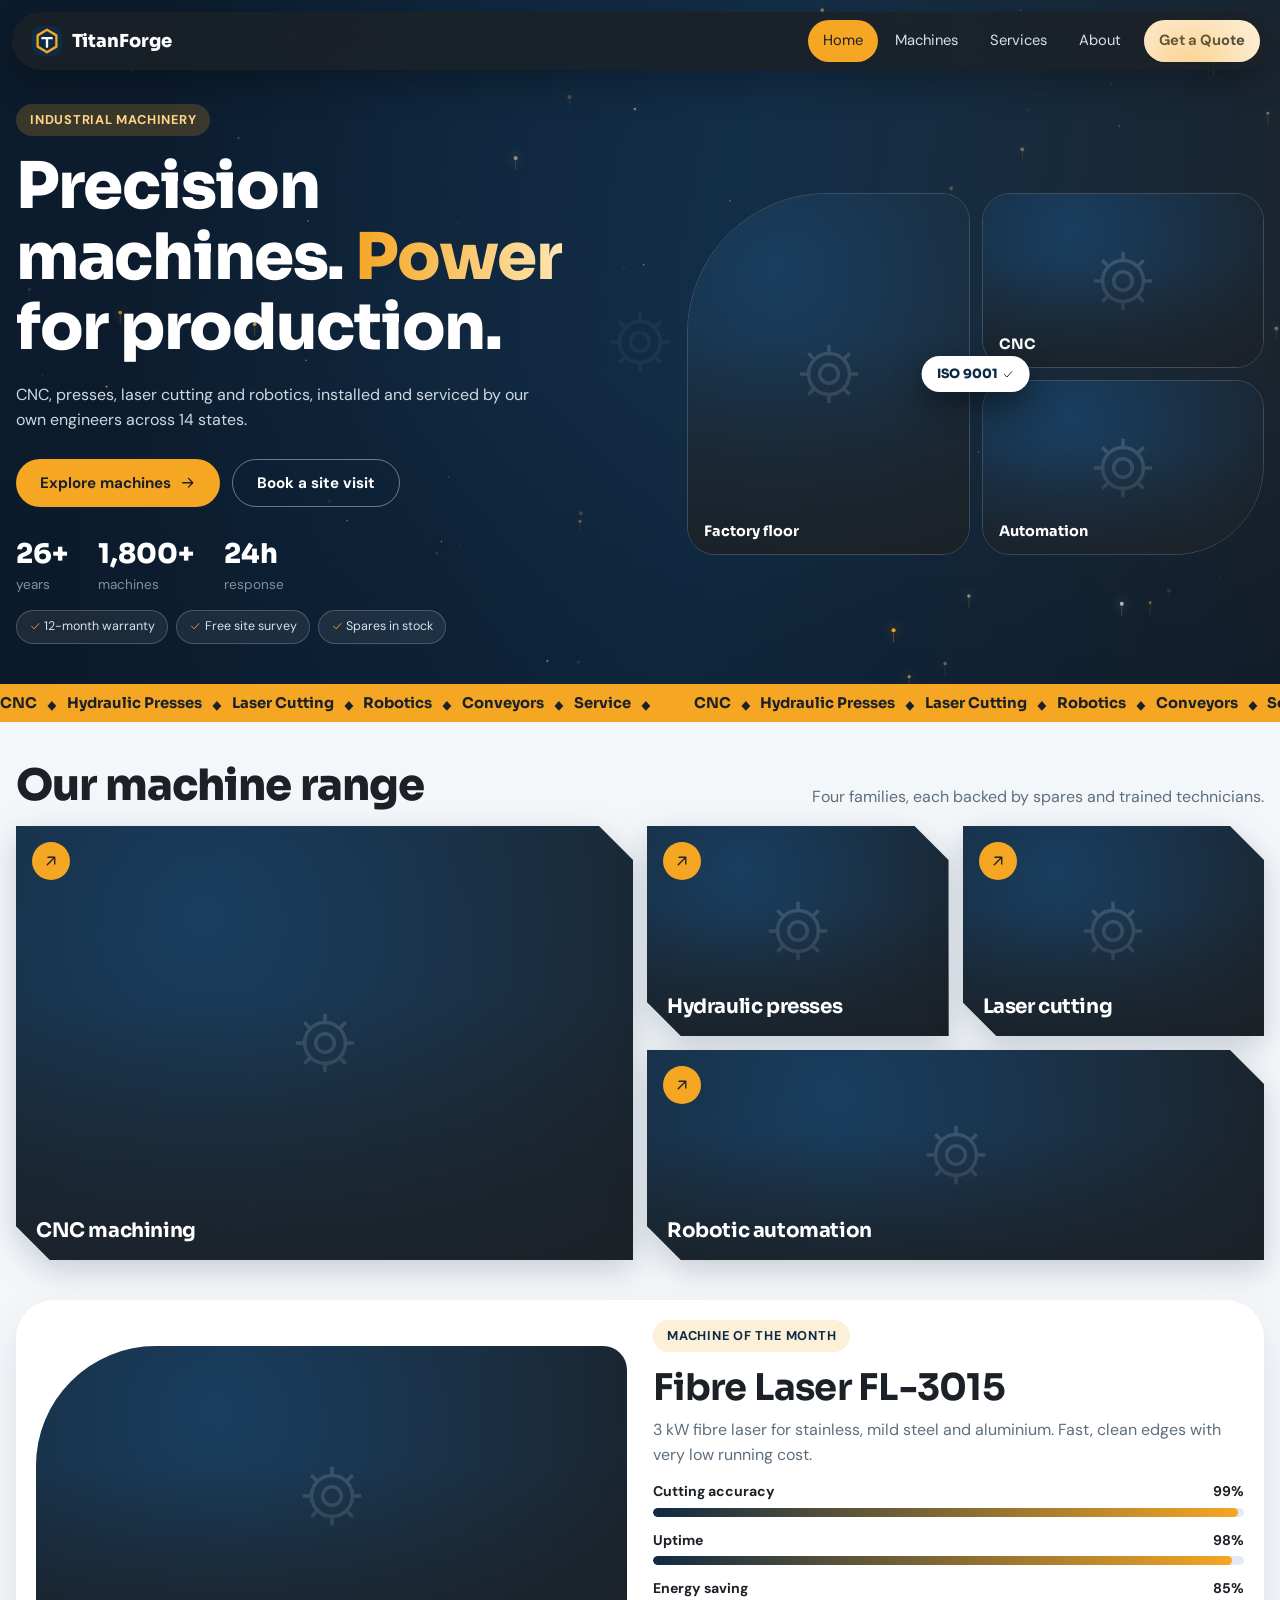
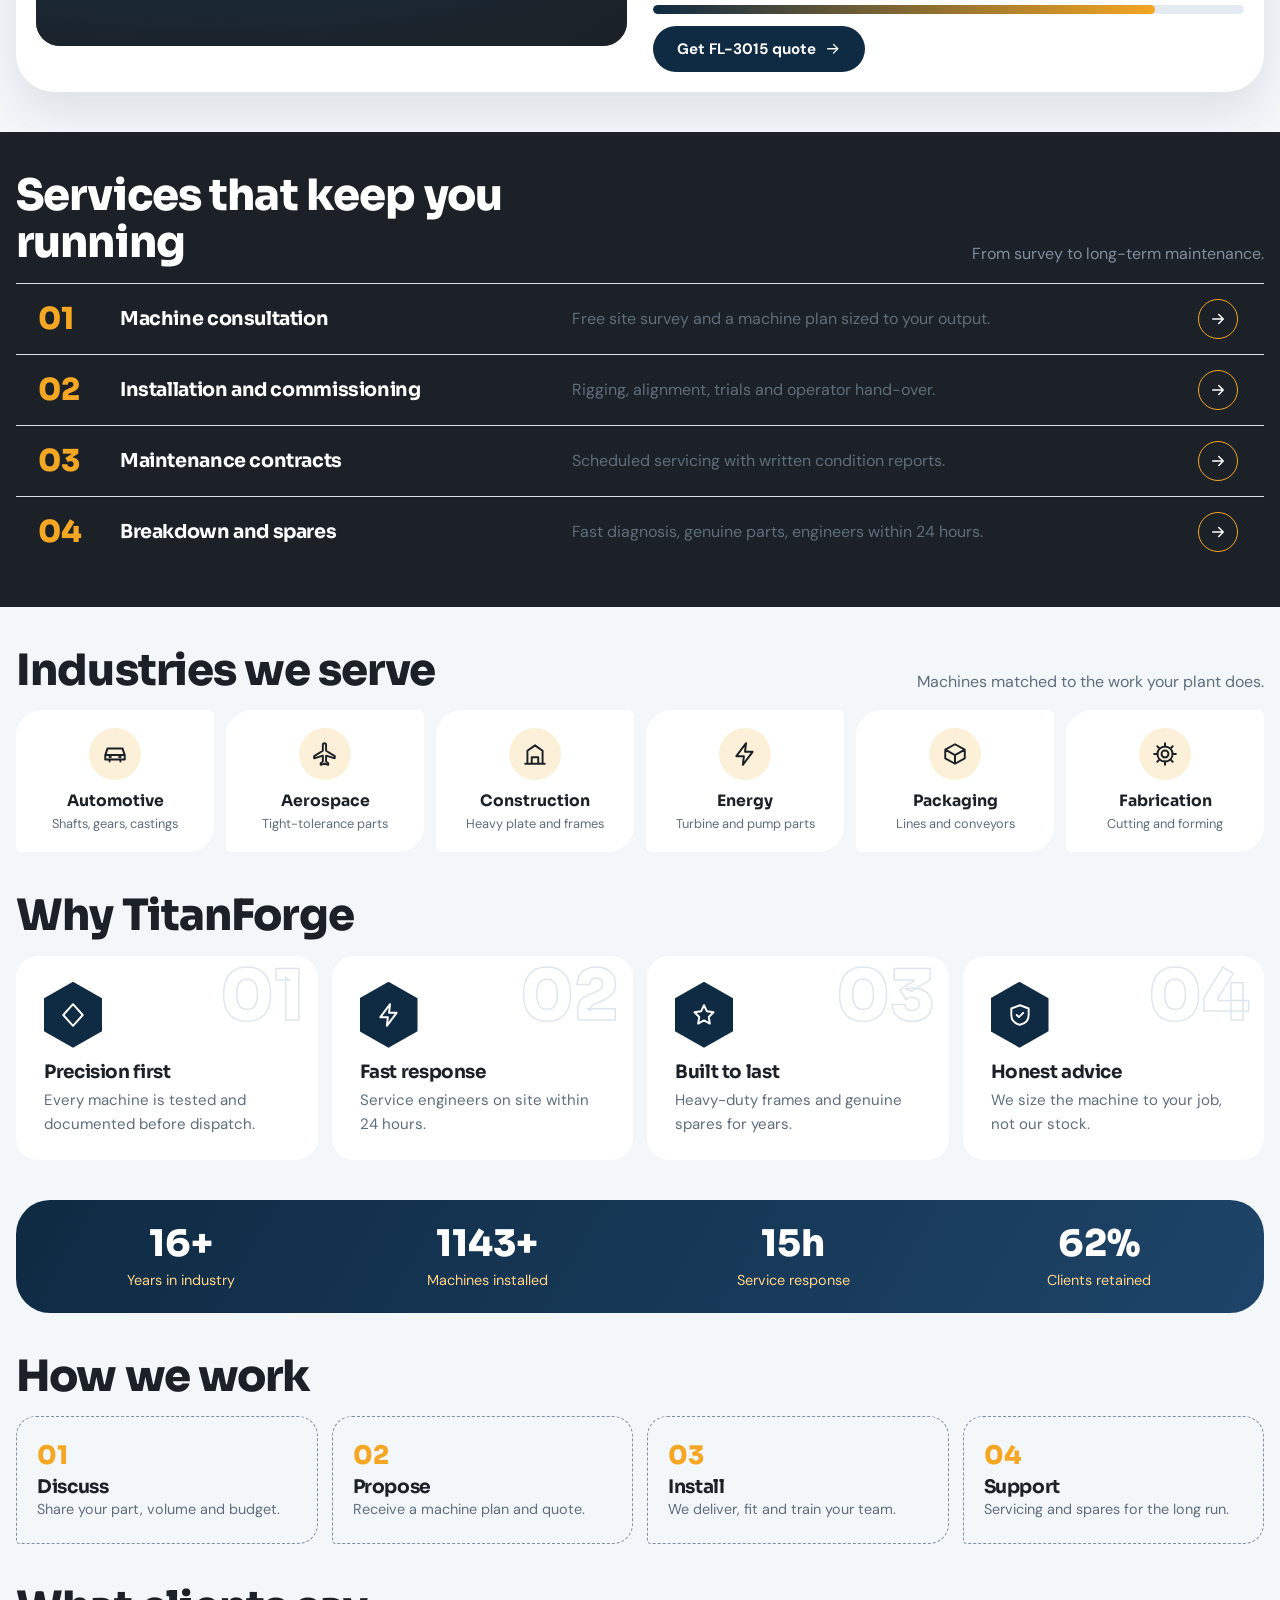
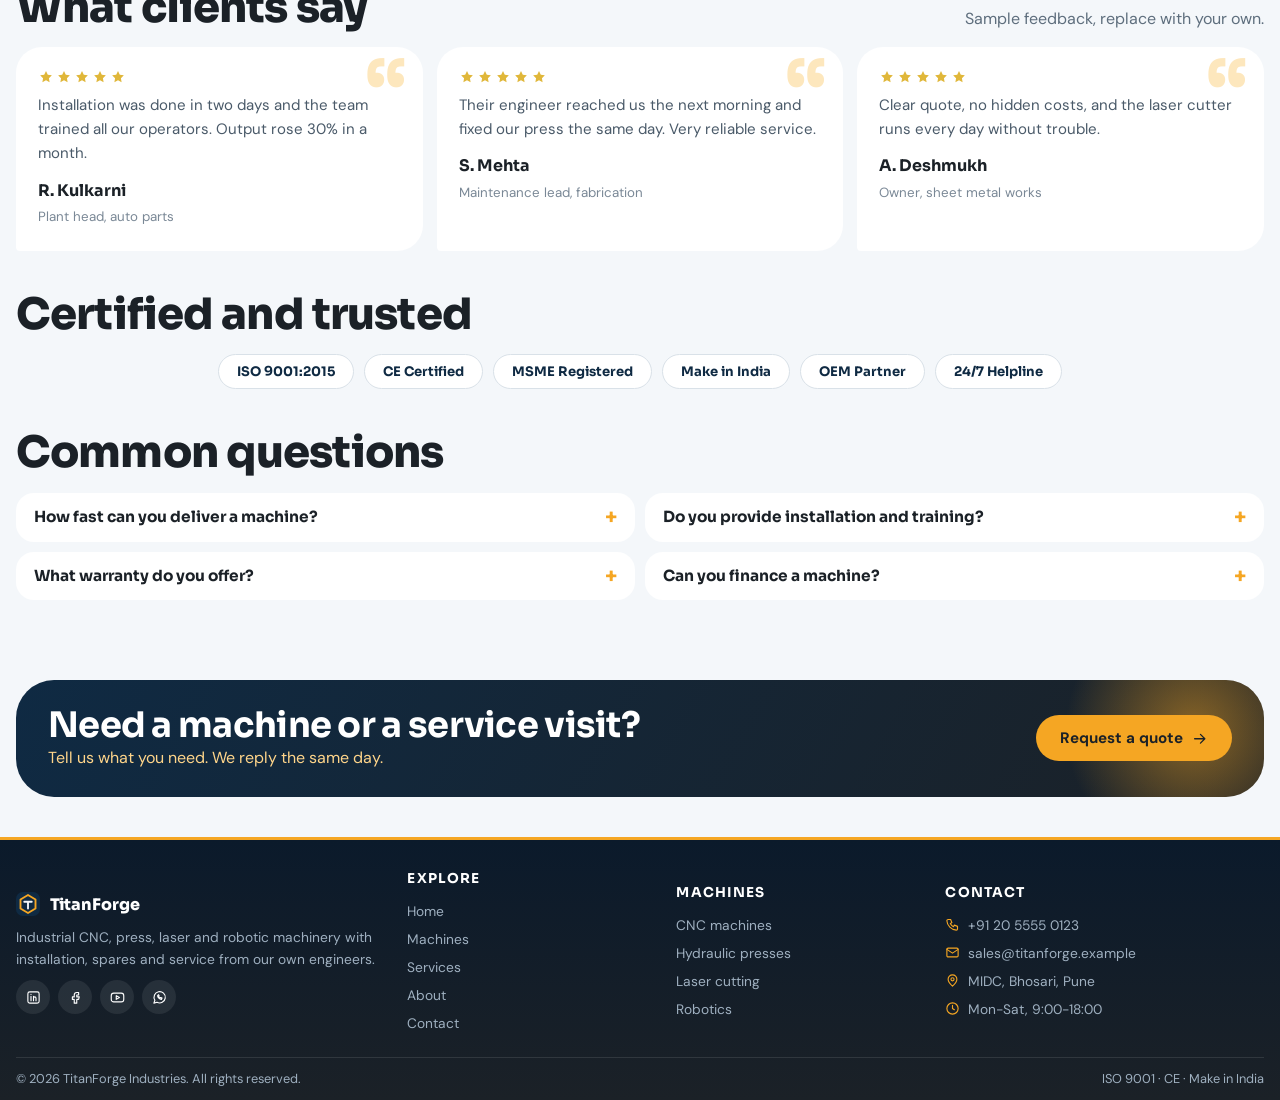
<file: index.html>
<!DOCTYPE html>
<html lang="en">

<head>
    <meta charset="utf-8">
    <meta name="viewport" content="width=device-width,initial-scale=1,viewport-fit=cover">
    <title>Home | TitanForge Industries</title>
    <meta name="description"
        content="Industrial CNC, press, laser and robotics machinery with installation and service.">
    <link rel="icon" type="image/svg+xml" href="assets/favicon.svg">
    <link rel="preconnect" href="https://fonts.googleapis.com">
    <link
        href="https://fonts.googleapis.com/css2?family=DM+Sans:wght@400;500;700&family=Sora:wght@600;700;800&display=swap"
        rel="stylesheet">
    <link rel="stylesheet" href="assets/style.css">
</head>

<body>
    <header class="top">
        <div class="nav"><a class="logo" href="index.html"><img src="assets/favicon.svg" alt="">TitanForge</a><button
                class="tg" aria-label="Open menu" aria-expanded="false"><svg class="i" viewBox="0 0 24 24"
                    aria-hidden="true">
                    <path d="M4 7h16M4 12h16M4 17h16" />
                </svg></button>
            <nav class="links"><a href="index.html">Home</a><a href="machines.html">Machines</a><a
                    href="services.html">Services</a><a href="about.html">About</a><a class="cta"
                    href="contact.html">Get a Quote</a></nav>
        </div>
    </header>
    <section class="hero">
        <div class="hbg">
            <div class="ph cyc"><img
                    src="https://images.unsplash.com/photo-1567789884554-0b844b597180?auto=format&fit=crop&w=1600&q=75"
                    alt="" loading="lazy" onerror="this.remove()"><img
                    src="https://images.unsplash.com/photo-1581092334651-ddf26d9a09d0?auto=format&fit=crop&w=1600&q=75"
                    alt="" loading="lazy" onerror="this.remove()"><img
                    src="https://images.unsplash.com/photo-1581092160562-40aa08e78837?auto=format&fit=crop&w=1600&q=75"
                    alt="" loading="lazy" onerror="this.remove()"><img
                    src="https://images.unsplash.com/photo-1565514020179-026b92b84bb6?auto=format&fit=crop&w=1600&q=75"
                    alt="" loading="lazy" onerror="this.remove()"><img
                    src="https://images.unsplash.com/photo-1530124566582-a618bc2615dc?auto=format&fit=crop&w=1600&q=75"
                    alt="" loading="lazy" onerror="this.remove()"></div>
        </div><canvas id="sp"></canvas>
        <div class="w">
            <div><span class="pill">Industrial machinery</span>
                <h1>Precision machines. <em>Power</em> for production.</h1>
                <p>CNC, presses, laser cutting and robotics, installed and serviced by our own engineers across 14
                    states.</p>
                <div class="row"><a class="btn" href="machines.html">Explore machines <svg class="i" viewBox="0 0 24 24"
                            aria-hidden="true">
                            <path d="M5 12h14M13 6l6 6-6 6" />
                        </svg></a><a class="btn o" href="contact.html">Book a site visit</a></div>
                <div class="hs">
                    <div><b>26+</b><span>years</span></div>
                    <div><b>1,800+</b><span>machines</span></div>
                    <div><b>24h</b><span>response</span></div>
                </div>
                <div class="chipr"><span><svg class="i" viewBox="0 0 24 24" aria-hidden="true">
                            <path d="M5 12l5 5 9-10" />
                        </svg> 12-month warranty</span><span><svg class="i" viewBox="0 0 24 24" aria-hidden="true">
                            <path d="M5 12l5 5 9-10" />
                        </svg> Free site survey</span><span><svg class="i" viewBox="0 0 24 24" aria-hidden="true">
                            <path d="M5 12l5 5 9-10" />
                        </svg> Spares in stock</span></div>
            </div>
            <div class="mos">
                <div class="tile t1">
                    <div class="ph cyc"><img
                            src="https://images.unsplash.com/photo-1581092334651-ddf26d9a09d0?auto=format&fit=crop&w=900&q=75"
                            alt="" loading="lazy" onerror="this.remove()"><img
                            src="https://images.unsplash.com/photo-1567789884554-0b844b597180?auto=format&fit=crop&w=900&q=75"
                            alt="" loading="lazy" onerror="this.remove()"><img
                            src="https://images.unsplash.com/photo-1565514020179-026b92b84bb6?auto=format&fit=crop&w=900&q=75"
                            alt="" loading="lazy" onerror="this.remove()"></div><span>Factory floor</span>
                </div>
                <div class="tile t2">
                    <div class="ph cyc"><img
                            src="https://images.unsplash.com/photo-1581092160562-40aa08e78837?auto=format&fit=crop&w=600&q=75"
                            alt="" loading="lazy" onerror="this.remove()"><img
                            src="https://images.unsplash.com/photo-1581092918056-0c4c3acd3789?auto=format&fit=crop&w=600&q=75"
                            alt="" loading="lazy" onerror="this.remove()"></div><span>CNC</span>
                </div>
                <div class="tile t3">
                    <div class="ph cyc"><img
                            src="https://images.unsplash.com/photo-1530124566582-a618bc2615dc?auto=format&fit=crop&w=600&q=75"
                            alt="" loading="lazy" onerror="this.remove()"><img
                            src="https://images.unsplash.com/photo-1518770660439-4636190af475?auto=format&fit=crop&w=600&q=75"
                            alt="" loading="lazy" onerror="this.remove()"><img
                            src="https://images.unsplash.com/photo-1565043589221-1a6fd9ae45c7?auto=format&fit=crop&w=600&q=75"
                            alt="" loading="lazy" onerror="this.remove()"></div><span>Automation</span>
                </div>
                <div class="badge">ISO 9001 <svg class="i" viewBox="0 0 24 24" aria-hidden="true">
                        <path d="M5 12l5 5 9-10" />
                    </svg></div>
            </div>
        </div>
    </section>
    <div class="mq">
        <div><span>CNC <svg class="i dot" viewBox="0 0 24 24" aria-hidden="true">
                    <path d="M12 2l9 10-9 10L3 12z" />
                </svg> Hydraulic Presses <svg class="i dot" viewBox="0 0 24 24" aria-hidden="true">
                    <path d="M12 2l9 10-9 10L3 12z" />
                </svg> Laser Cutting <svg class="i dot" viewBox="0 0 24 24" aria-hidden="true">
                    <path d="M12 2l9 10-9 10L3 12z" />
                </svg> Robotics <svg class="i dot" viewBox="0 0 24 24" aria-hidden="true">
                    <path d="M12 2l9 10-9 10L3 12z" />
                </svg> Conveyors <svg class="i dot" viewBox="0 0 24 24" aria-hidden="true">
                    <path d="M12 2l9 10-9 10L3 12z" />
                </svg> Service <svg class="i dot" viewBox="0 0 24 24" aria-hidden="true">
                    <path d="M12 2l9 10-9 10L3 12z" />
                </svg> </span><span>CNC <svg class="i dot" viewBox="0 0 24 24" aria-hidden="true">
                    <path d="M12 2l9 10-9 10L3 12z" />
                </svg> Hydraulic Presses <svg class="i dot" viewBox="0 0 24 24" aria-hidden="true">
                    <path d="M12 2l9 10-9 10L3 12z" />
                </svg> Laser Cutting <svg class="i dot" viewBox="0 0 24 24" aria-hidden="true">
                    <path d="M12 2l9 10-9 10L3 12z" />
                </svg> Robotics <svg class="i dot" viewBox="0 0 24 24" aria-hidden="true">
                    <path d="M12 2l9 10-9 10L3 12z" />
                </svg> Conveyors <svg class="i dot" viewBox="0 0 24 24" aria-hidden="true">
                    <path d="M12 2l9 10-9 10L3 12z" />
                </svg> Service <svg class="i dot" viewBox="0 0 24 24" aria-hidden="true">
                    <path d="M12 2l9 10-9 10L3 12z" />
                </svg> </span><span>CNC <svg class="i dot" viewBox="0 0 24 24" aria-hidden="true">
                    <path d="M12 2l9 10-9 10L3 12z" />
                </svg> Hydraulic Presses <svg class="i dot" viewBox="0 0 24 24" aria-hidden="true">
                    <path d="M12 2l9 10-9 10L3 12z" />
                </svg> Laser Cutting <svg class="i dot" viewBox="0 0 24 24" aria-hidden="true">
                    <path d="M12 2l9 10-9 10L3 12z" />
                </svg> Robotics <svg class="i dot" viewBox="0 0 24 24" aria-hidden="true">
                    <path d="M12 2l9 10-9 10L3 12z" />
                </svg> Conveyors <svg class="i dot" viewBox="0 0 24 24" aria-hidden="true">
                    <path d="M12 2l9 10-9 10L3 12z" />
                </svg> Service <svg class="i dot" viewBox="0 0 24 24" aria-hidden="true">
                    <path d="M12 2l9 10-9 10L3 12z" />
                </svg> </span><span>CNC <svg class="i dot" viewBox="0 0 24 24" aria-hidden="true">
                    <path d="M12 2l9 10-9 10L3 12z" />
                </svg> Hydraulic Presses <svg class="i dot" viewBox="0 0 24 24" aria-hidden="true">
                    <path d="M12 2l9 10-9 10L3 12z" />
                </svg> Laser Cutting <svg class="i dot" viewBox="0 0 24 24" aria-hidden="true">
                    <path d="M12 2l9 10-9 10L3 12z" />
                </svg> Robotics <svg class="i dot" viewBox="0 0 24 24" aria-hidden="true">
                    <path d="M12 2l9 10-9 10L3 12z" />
                </svg> Conveyors <svg class="i dot" viewBox="0 0 24 24" aria-hidden="true">
                    <path d="M12 2l9 10-9 10L3 12z" />
                </svg> Service <svg class="i dot" viewBox="0 0 24 24" aria-hidden="true">
                    <path d="M12 2l9 10-9 10L3 12z" />
                </svg> </span><span>CNC <svg class="i dot" viewBox="0 0 24 24" aria-hidden="true">
                    <path d="M12 2l9 10-9 10L3 12z" />
                </svg> Hydraulic Presses <svg class="i dot" viewBox="0 0 24 24" aria-hidden="true">
                    <path d="M12 2l9 10-9 10L3 12z" />
                </svg> Laser Cutting <svg class="i dot" viewBox="0 0 24 24" aria-hidden="true">
                    <path d="M12 2l9 10-9 10L3 12z" />
                </svg> Robotics <svg class="i dot" viewBox="0 0 24 24" aria-hidden="true">
                    <path d="M12 2l9 10-9 10L3 12z" />
                </svg> Conveyors <svg class="i dot" viewBox="0 0 24 24" aria-hidden="true">
                    <path d="M12 2l9 10-9 10L3 12z" />
                </svg> Service <svg class="i dot" viewBox="0 0 24 24" aria-hidden="true">
                    <path d="M12 2l9 10-9 10L3 12z" />
                </svg> </span><span>CNC <svg class="i dot" viewBox="0 0 24 24" aria-hidden="true">
                    <path d="M12 2l9 10-9 10L3 12z" />
                </svg> Hydraulic Presses <svg class="i dot" viewBox="0 0 24 24" aria-hidden="true">
                    <path d="M12 2l9 10-9 10L3 12z" />
                </svg> Laser Cutting <svg class="i dot" viewBox="0 0 24 24" aria-hidden="true">
                    <path d="M12 2l9 10-9 10L3 12z" />
                </svg> Robotics <svg class="i dot" viewBox="0 0 24 24" aria-hidden="true">
                    <path d="M12 2l9 10-9 10L3 12z" />
                </svg> Conveyors <svg class="i dot" viewBox="0 0 24 24" aria-hidden="true">
                    <path d="M12 2l9 10-9 10L3 12z" />
                </svg> Service <svg class="i dot" viewBox="0 0 24 24" aria-hidden="true">
                    <path d="M12 2l9 10-9 10L3 12z" />
                </svg> </span><span>CNC <svg class="i dot" viewBox="0 0 24 24" aria-hidden="true">
                    <path d="M12 2l9 10-9 10L3 12z" />
                </svg> Hydraulic Presses <svg class="i dot" viewBox="0 0 24 24" aria-hidden="true">
                    <path d="M12 2l9 10-9 10L3 12z" />
                </svg> Laser Cutting <svg class="i dot" viewBox="0 0 24 24" aria-hidden="true">
                    <path d="M12 2l9 10-9 10L3 12z" />
                </svg> Robotics <svg class="i dot" viewBox="0 0 24 24" aria-hidden="true">
                    <path d="M12 2l9 10-9 10L3 12z" />
                </svg> Conveyors <svg class="i dot" viewBox="0 0 24 24" aria-hidden="true">
                    <path d="M12 2l9 10-9 10L3 12z" />
                </svg> Service <svg class="i dot" viewBox="0 0 24 24" aria-hidden="true">
                    <path d="M12 2l9 10-9 10L3 12z" />
                </svg> </span><span>CNC <svg class="i dot" viewBox="0 0 24 24" aria-hidden="true">
                    <path d="M12 2l9 10-9 10L3 12z" />
                </svg> Hydraulic Presses <svg class="i dot" viewBox="0 0 24 24" aria-hidden="true">
                    <path d="M12 2l9 10-9 10L3 12z" />
                </svg> Laser Cutting <svg class="i dot" viewBox="0 0 24 24" aria-hidden="true">
                    <path d="M12 2l9 10-9 10L3 12z" />
                </svg> Robotics <svg class="i dot" viewBox="0 0 24 24" aria-hidden="true">
                    <path d="M12 2l9 10-9 10L3 12z" />
                </svg> Conveyors <svg class="i dot" viewBox="0 0 24 24" aria-hidden="true">
                    <path d="M12 2l9 10-9 10L3 12z" />
                </svg> Service <svg class="i dot" viewBox="0 0 24 24" aria-hidden="true">
                    <path d="M12 2l9 10-9 10L3 12z" />
                </svg> </span><span>CNC <svg class="i dot" viewBox="0 0 24 24" aria-hidden="true">
                    <path d="M12 2l9 10-9 10L3 12z" />
                </svg> Hydraulic Presses <svg class="i dot" viewBox="0 0 24 24" aria-hidden="true">
                    <path d="M12 2l9 10-9 10L3 12z" />
                </svg> Laser Cutting <svg class="i dot" viewBox="0 0 24 24" aria-hidden="true">
                    <path d="M12 2l9 10-9 10L3 12z" />
                </svg> Robotics <svg class="i dot" viewBox="0 0 24 24" aria-hidden="true">
                    <path d="M12 2l9 10-9 10L3 12z" />
                </svg> Conveyors <svg class="i dot" viewBox="0 0 24 24" aria-hidden="true">
                    <path d="M12 2l9 10-9 10L3 12z" />
                </svg> Service <svg class="i dot" viewBox="0 0 24 24" aria-hidden="true">
                    <path d="M12 2l9 10-9 10L3 12z" />
                </svg> </span><span>CNC <svg class="i dot" viewBox="0 0 24 24" aria-hidden="true">
                    <path d="M12 2l9 10-9 10L3 12z" />
                </svg> Hydraulic Presses <svg class="i dot" viewBox="0 0 24 24" aria-hidden="true">
                    <path d="M12 2l9 10-9 10L3 12z" />
                </svg> Laser Cutting <svg class="i dot" viewBox="0 0 24 24" aria-hidden="true">
                    <path d="M12 2l9 10-9 10L3 12z" />
                </svg> Robotics <svg class="i dot" viewBox="0 0 24 24" aria-hidden="true">
                    <path d="M12 2l9 10-9 10L3 12z" />
                </svg> Conveyors <svg class="i dot" viewBox="0 0 24 24" aria-hidden="true">
                    <path d="M12 2l9 10-9 10L3 12z" />
                </svg> Service <svg class="i dot" viewBox="0 0 24 24" aria-hidden="true">
                    <path d="M12 2l9 10-9 10L3 12z" />
                </svg> </span><span>CNC <svg class="i dot" viewBox="0 0 24 24" aria-hidden="true">
                    <path d="M12 2l9 10-9 10L3 12z" />
                </svg> Hydraulic Presses <svg class="i dot" viewBox="0 0 24 24" aria-hidden="true">
                    <path d="M12 2l9 10-9 10L3 12z" />
                </svg> Laser Cutting <svg class="i dot" viewBox="0 0 24 24" aria-hidden="true">
                    <path d="M12 2l9 10-9 10L3 12z" />
                </svg> Robotics <svg class="i dot" viewBox="0 0 24 24" aria-hidden="true">
                    <path d="M12 2l9 10-9 10L3 12z" />
                </svg> Conveyors <svg class="i dot" viewBox="0 0 24 24" aria-hidden="true">
                    <path d="M12 2l9 10-9 10L3 12z" />
                </svg> Service <svg class="i dot" viewBox="0 0 24 24" aria-hidden="true">
                    <path d="M12 2l9 10-9 10L3 12z" />
                </svg> </span><span>CNC <svg class="i dot" viewBox="0 0 24 24" aria-hidden="true">
                    <path d="M12 2l9 10-9 10L3 12z" />
                </svg> Hydraulic Presses <svg class="i dot" viewBox="0 0 24 24" aria-hidden="true">
                    <path d="M12 2l9 10-9 10L3 12z" />
                </svg> Laser Cutting <svg class="i dot" viewBox="0 0 24 24" aria-hidden="true">
                    <path d="M12 2l9 10-9 10L3 12z" />
                </svg> Robotics <svg class="i dot" viewBox="0 0 24 24" aria-hidden="true">
                    <path d="M12 2l9 10-9 10L3 12z" />
                </svg> Conveyors <svg class="i dot" viewBox="0 0 24 24" aria-hidden="true">
                    <path d="M12 2l9 10-9 10L3 12z" />
                </svg> Service <svg class="i dot" viewBox="0 0 24 24" aria-hidden="true">
                    <path d="M12 2l9 10-9 10L3 12z" />
                </svg> </span></div>
    </div>
    <section class="sec">
        <div class="w">
            <div class="hd rv">
                <h2>Our machine range</h2>
                <p class="sub">Four families, each backed by spares and trained technicians.</p>
            </div>
            <div class="bento">
                <div class="bw big rv"><a class="bc" href="machines.html">
                        <div class="ph "><img
                                src="https://images.unsplash.com/photo-1581092160562-40aa08e78837?auto=format&fit=crop&w=900&q=75"
                                alt="CNC machining" loading="lazy" onerror="this.remove()"></div><span class="ar"><svg
                                class="i" viewBox="0 0 24 24" aria-hidden="true">
                                <path d="M7 17L17 7M8 7h9v9" />
                            </svg></span>
                        <div class="tx">
                            <h3>CNC machining</h3>
                            <p>Lathes and machining centres for tight tolerances.</p>
                        </div>
                    </a></div>
                <div class="bw  rv"><a class="bc" href="machines.html">
                        <div class="ph "><img
                                src="https://images.unsplash.com/photo-1504917595217-d4dc5ebe6122?auto=format&fit=crop&w=900&q=75"
                                alt="Hydraulic presses" loading="lazy" onerror="this.remove()"></div><span
                            class="ar"><svg class="i" viewBox="0 0 24 24" aria-hidden="true">
                                <path d="M7 17L17 7M8 7h9v9" />
                            </svg></span>
                        <div class="tx">
                            <h3>Hydraulic presses</h3>
                            <p>50 to 1,000 tonne forming power.</p>
                        </div>
                    </a></div>
                <div class="bw  rv"><a class="bc" href="machines.html">
                        <div class="ph "><img
                                src="https://images.unsplash.com/photo-1581092580497-e0d23cbdf1dc?auto=format&fit=crop&w=900&q=75"
                                alt="Laser cutting" loading="lazy" onerror="this.remove()"></div><span class="ar"><svg
                                class="i" viewBox="0 0 24 24" aria-hidden="true">
                                <path d="M7 17L17 7M8 7h9v9" />
                            </svg></span>
                        <div class="tx">
                            <h3>Laser cutting</h3>
                            <p>Fibre lasers for clean, fast cuts.</p>
                        </div>
                    </a></div>
                <div class="bw wide rv"><a class="bc" href="machines.html">
                        <div class="ph "><img
                                src="https://images.unsplash.com/photo-1530124566582-a618bc2615dc?auto=format&fit=crop&w=900&q=75"
                                alt="Robotic automation" loading="lazy" onerror="this.remove()"></div><span
                            class="ar"><svg class="i" viewBox="0 0 24 24" aria-hidden="true">
                                <path d="M7 17L17 7M8 7h9v9" />
                            </svg></span>
                        <div class="tx">
                            <h3>Robotic automation</h3>
                            <p>Arms, cells and conveyors that never stop.</p>
                        </div>
                    </a></div>
            </div>
        </div>
    </section>
    <section class="sec" style="padding-top:0">
        <div class="w">
            <div class="spot rv">
                <div class="pic">
                    <div class="ph "><img
                            src="https://images.unsplash.com/photo-1581092918056-0c4c3acd3789?auto=format&fit=crop&w=900&q=75"
                            alt="Fibre laser" loading="lazy" onerror="this.remove()"></div>
                </div>
                <div><span class="pill" style="background:#fdf0d9;color:var(--p)">Machine of the month</span>
                    <h2 style="font-size:clamp(1.6rem,3vw,2.3rem)">Fibre Laser FL-3015</h2>
                    <p class="sub" style="margin:8px 0;max-width:none">3 kW fibre laser for stainless, mild steel and
                        aluminium. Fast, clean edges with very low running cost.</p>
                    <div class="bars">
                        <div><span>Cutting accuracy<b>99%</b></span><em><i data-w="99%"></i></em></div>
                        <div><span>Uptime<b>98%</b></span><em><i data-w="98%"></i></em></div>
                        <div><span>Energy saving<b>85%</b></span><em><i data-w="85%"></i></em></div>
                    </div><a class="btn d" href="contact.html">Get FL-3015 quote <svg class="i" viewBox="0 0 24 24"
                            aria-hidden="true">
                            <path d="M5 12h14M13 6l6 6-6 6" />
                        </svg></a>
                </div>
            </div>
        </div>
    </section>
    <section class="sec dark">
        <div class="w">
            <div class="hd rv">
                <h2>Services that keep you running</h2>
                <p class="sub">From survey to long-term maintenance.</p>
            </div>
            <div><a class="svc rv" href="contact.html"><span class="n">01</span>
                    <h3>Machine consultation</h3>
                    <p>Free site survey and a machine plan sized to your output.</p><span class="go"><svg class="i"
                            viewBox="0 0 24 24" aria-hidden="true">
                            <path d="M5 12h14M13 6l6 6-6 6" />
                        </svg></span>
                </a><a class="svc rv" href="contact.html"><span class="n">02</span>
                    <h3>Installation and commissioning</h3>
                    <p>Rigging, alignment, trials and operator hand-over.</p><span class="go"><svg class="i"
                            viewBox="0 0 24 24" aria-hidden="true">
                            <path d="M5 12h14M13 6l6 6-6 6" />
                        </svg></span>
                </a><a class="svc rv" href="contact.html"><span class="n">03</span>
                    <h3>Maintenance contracts</h3>
                    <p>Scheduled servicing with written condition reports.</p><span class="go"><svg class="i"
                            viewBox="0 0 24 24" aria-hidden="true">
                            <path d="M5 12h14M13 6l6 6-6 6" />
                        </svg></span>
                </a><a class="svc rv" href="contact.html"><span class="n">04</span>
                    <h3>Breakdown and spares</h3>
                    <p>Fast diagnosis, genuine parts, engineers within 24 hours.</p><span class="go"><svg class="i"
                            viewBox="0 0 24 24" aria-hidden="true">
                            <path d="M5 12h14M13 6l6 6-6 6" />
                        </svg></span>
                </a></div>
        </div>
    </section>
    <section class="sec">
        <div class="w">
            <div class="hd rv">
                <h2>Industries we serve</h2>
                <p class="sub">Machines matched to the work your plant does.</p>
            </div>
            <div class="ind">
                <div class="it rv"><i><svg class="i" viewBox="0 0 24 24" aria-hidden="true">
                            <path d="M3 17h18v-4l-2-6H5l-2 6zM3 13h18M7 17v2M17 17v2" />
                            <circle cx="7.5" cy="14.5" r=".6" />
                            <circle cx="16.5" cy="14.5" r=".6" />
                        </svg></i><b>Automotive</b><small>Shafts, gears, castings</small></div>
                <div class="it rv"><i><svg class="i" viewBox="0 0 24 24" aria-hidden="true">
                            <path
                                d="M21 16v-2l-8-5V3.5a1.5 1.5 0 0 0-3 0V9l-8 5v2l8-2.5V19l-2 1.5V22l3.5-1 3.5 1v-1.5L13 19v-5.5z" />
                        </svg></i><b>Aerospace</b><small>Tight-tolerance parts</small></div>
                <div class="it rv"><i><svg class="i" viewBox="0 0 24 24" aria-hidden="true">
                            <path d="M3 21h18M5 21V9l7-5 7 5v12M9 21v-6h6v6" />
                        </svg></i><b>Construction</b><small>Heavy plate and frames</small></div>
                <div class="it rv"><i><svg class="i" viewBox="0 0 24 24" aria-hidden="true">
                            <path d="M13 2L4 14h7l-1 8 9-12h-7z" />
                        </svg></i><b>Energy</b><small>Turbine and pump parts</small></div>
                <div class="it rv"><i><svg class="i" viewBox="0 0 24 24" aria-hidden="true">
                            <path d="M21 8l-9-5-9 5v8l9 5 9-5zM3 8l9 5 9-5M12 13v8" />
                        </svg></i><b>Packaging</b><small>Lines and conveyors</small></div>
                <div class="it rv"><i><svg class="i" viewBox="0 0 24 24" aria-hidden="true">
                            <circle cx="12" cy="12" r="3.2" />
                            <circle cx="12" cy="12" r="7" />
                            <path
                                d="M12 2v3M12 19v3M2 12h3M19 12h3M4.9 4.9l2.1 2.1M17 17l2.1 2.1M4.9 19.1L7 17M17 7l2.1-2.1" />
                        </svg></i><b>Fabrication</b><small>Cutting and forming</small></div>
            </div>
        </div>
    </section>
    <section class="sec" style="padding-top:0">
        <div class="w">
            <div class="hd rv">
                <h2>Why TitanForge</h2>
                <p class="sub"></p>
            </div>
            <div class="g3">
                <div class="why rv"><b>01</b>
                    <div class="hex"><svg class="i" viewBox="0 0 24 24" aria-hidden="true">
                            <path d="M12 2l9 10-9 10L3 12z" />
                        </svg></div>
                    <h3>Precision first</h3>
                    <p>Every machine is tested and documented before dispatch.</p>
                </div>
                <div class="why rv"><b>02</b>
                    <div class="hex"><svg class="i" viewBox="0 0 24 24" aria-hidden="true">
                            <path d="M13 2L4 14h7l-1 8 9-12h-7z" />
                        </svg></div>
                    <h3>Fast response</h3>
                    <p>Service engineers on site within 24 hours.</p>
                </div>
                <div class="why rv"><b>03</b>
                    <div class="hex"><svg class="i" viewBox="0 0 24 24" aria-hidden="true">
                            <path d="M12 3l2.7 5.6 6.1.9-4.4 4.3 1 6.1L12 17l-5.4 2.9 1-6.1L3.2 9.5l6.1-.9z" />
                        </svg></div>
                    <h3>Built to last</h3>
                    <p>Heavy-duty frames and genuine spares for years.</p>
                </div>
                <div class="why rv"><b>04</b>
                    <div class="hex"><svg class="i" viewBox="0 0 24 24" aria-hidden="true">
                            <path d="M12 3l8 3v6c0 5-3.5 8-8 9-4.5-1-8-4-8-9V6z" />
                            <path d="M9 12l2 2 4-4" />
                        </svg></div>
                    <h3>Honest advice</h3>
                    <p>We size the machine to your job, not our stock.</p>
                </div>
            </div>
        </div>
    </section>
    <section class="sec" style="padding-top:0">
        <div class="w">
            <div class="stats rv">
                <div><b data-n="26" data-s="+">0</b><span>Years in industry</span></div>
                <div><b data-n="1800" data-s="+">0</b><span>Machines installed</span></div>
                <div><b data-n="24" data-s="h">0</b><span>Service response</span></div>
                <div><b data-n="98" data-s="%">0</b><span>Clients retained</span></div>
            </div>
        </div>
    </section>
    <section class="sec" style="padding-top:0">
        <div class="w">
            <div class="hd rv">
                <h2>How we work</h2>
                <p class="sub"></p>
            </div>
            <div class="steps">
                <div class="st rv">
                    <h3>Discuss</h3>
                    <p>Share your part, volume and budget.</p>
                </div>
                <div class="st rv">
                    <h3>Propose</h3>
                    <p>Receive a machine plan and quote.</p>
                </div>
                <div class="st rv">
                    <h3>Install</h3>
                    <p>We deliver, fit and train your team.</p>
                </div>
                <div class="st rv">
                    <h3>Support</h3>
                    <p>Servicing and spares for the long run.</p>
                </div>
            </div>
        </div>
    </section>
    <section class="sec" style="padding-top:0">
        <div class="w">
            <div class="hd rv">
                <h2>What clients say</h2>
                <p class="sub">Sample feedback, replace with your own.</p>
            </div>
            <div class="g3">
                <div class="tq rv">
                    <div class="st2"><svg class="i fl" viewBox="0 0 24 24" aria-hidden="true">
                            <path d="M12 3l2.7 5.6 6.1.9-4.4 4.3 1 6.1L12 17l-5.4 2.9 1-6.1L3.2 9.5l6.1-.9z" />
                        </svg><svg class="i fl" viewBox="0 0 24 24" aria-hidden="true">
                            <path d="M12 3l2.7 5.6 6.1.9-4.4 4.3 1 6.1L12 17l-5.4 2.9 1-6.1L3.2 9.5l6.1-.9z" />
                        </svg><svg class="i fl" viewBox="0 0 24 24" aria-hidden="true">
                            <path d="M12 3l2.7 5.6 6.1.9-4.4 4.3 1 6.1L12 17l-5.4 2.9 1-6.1L3.2 9.5l6.1-.9z" />
                        </svg><svg class="i fl" viewBox="0 0 24 24" aria-hidden="true">
                            <path d="M12 3l2.7 5.6 6.1.9-4.4 4.3 1 6.1L12 17l-5.4 2.9 1-6.1L3.2 9.5l6.1-.9z" />
                        </svg><svg class="i fl" viewBox="0 0 24 24" aria-hidden="true">
                            <path d="M12 3l2.7 5.6 6.1.9-4.4 4.3 1 6.1L12 17l-5.4 2.9 1-6.1L3.2 9.5l6.1-.9z" />
                        </svg></div>
                    <p>Installation was done in two days and the team trained all our operators. Output rose 30% in a
                        month.</p><b>R. Kulkarni</b><small>Plant head, auto parts</small>
                </div>
                <div class="tq rv">
                    <div class="st2"><svg class="i fl" viewBox="0 0 24 24" aria-hidden="true">
                            <path d="M12 3l2.7 5.6 6.1.9-4.4 4.3 1 6.1L12 17l-5.4 2.9 1-6.1L3.2 9.5l6.1-.9z" />
                        </svg><svg class="i fl" viewBox="0 0 24 24" aria-hidden="true">
                            <path d="M12 3l2.7 5.6 6.1.9-4.4 4.3 1 6.1L12 17l-5.4 2.9 1-6.1L3.2 9.5l6.1-.9z" />
                        </svg><svg class="i fl" viewBox="0 0 24 24" aria-hidden="true">
                            <path d="M12 3l2.7 5.6 6.1.9-4.4 4.3 1 6.1L12 17l-5.4 2.9 1-6.1L3.2 9.5l6.1-.9z" />
                        </svg><svg class="i fl" viewBox="0 0 24 24" aria-hidden="true">
                            <path d="M12 3l2.7 5.6 6.1.9-4.4 4.3 1 6.1L12 17l-5.4 2.9 1-6.1L3.2 9.5l6.1-.9z" />
                        </svg><svg class="i fl" viewBox="0 0 24 24" aria-hidden="true">
                            <path d="M12 3l2.7 5.6 6.1.9-4.4 4.3 1 6.1L12 17l-5.4 2.9 1-6.1L3.2 9.5l6.1-.9z" />
                        </svg></div>
                    <p>Their engineer reached us the next morning and fixed our press the same day. Very reliable
                        service.</p><b>S. Mehta</b><small>Maintenance lead, fabrication</small>
                </div>
                <div class="tq rv">
                    <div class="st2"><svg class="i fl" viewBox="0 0 24 24" aria-hidden="true">
                            <path d="M12 3l2.7 5.6 6.1.9-4.4 4.3 1 6.1L12 17l-5.4 2.9 1-6.1L3.2 9.5l6.1-.9z" />
                        </svg><svg class="i fl" viewBox="0 0 24 24" aria-hidden="true">
                            <path d="M12 3l2.7 5.6 6.1.9-4.4 4.3 1 6.1L12 17l-5.4 2.9 1-6.1L3.2 9.5l6.1-.9z" />
                        </svg><svg class="i fl" viewBox="0 0 24 24" aria-hidden="true">
                            <path d="M12 3l2.7 5.6 6.1.9-4.4 4.3 1 6.1L12 17l-5.4 2.9 1-6.1L3.2 9.5l6.1-.9z" />
                        </svg><svg class="i fl" viewBox="0 0 24 24" aria-hidden="true">
                            <path d="M12 3l2.7 5.6 6.1.9-4.4 4.3 1 6.1L12 17l-5.4 2.9 1-6.1L3.2 9.5l6.1-.9z" />
                        </svg><svg class="i fl" viewBox="0 0 24 24" aria-hidden="true">
                            <path d="M12 3l2.7 5.6 6.1.9-4.4 4.3 1 6.1L12 17l-5.4 2.9 1-6.1L3.2 9.5l6.1-.9z" />
                        </svg></div>
                    <p>Clear quote, no hidden costs, and the laser cutter runs every day without trouble.</p><b>A.
                        Deshmukh</b><small>Owner, sheet metal works</small>
                </div>
            </div>
        </div>
    </section>
    <section class="sec" style="padding-top:0">
        <div class="w">
            <div class="hd rv">
                <h2>Certified and trusted</h2>
                <p class="sub"></p>
            </div>
            <div class="certs"><span class="rv">ISO 9001:2015</span><span class="rv">CE Certified</span><span
                    class="rv">MSME Registered</span><span class="rv">Make in India</span><span class="rv">OEM
                    Partner</span><span class="rv">24/7 Helpline</span></div>
        </div>
    </section>
    <section class="sec" style="padding-top:0">
        <div class="w">
            <div class="hd rv">
                <h2>Common questions</h2>
                <p class="sub"></p>
            </div>
            <div class="faq">
                <details class="rv">
                    <summary>How fast can you deliver a machine?</summary>
                    <p>Stock machines ship in 1-2 weeks. Made-to-order machines take 6-10 weeks.</p>
                </details>
                <details class="rv">
                    <summary>Do you provide installation and training?</summary>
                    <p>Yes. Our engineers install, commission and train your operators on site.</p>
                </details>
                <details class="rv">
                    <summary>What warranty do you offer?</summary>
                    <p>12 months on all machines, with optional extended AMC plans.</p>
                </details>
                <details class="rv">
                    <summary>Can you finance a machine?</summary>
                    <p>We work with banks that offer machinery loans and can supply the paperwork.</p>
                </details>
            </div>
        </div>
    </section>
    <section class="sec">
        <div class="w">
            <div class="cta rv">
                <div>
                    <h2>Need a machine or a service visit?</h2>
                    <p style="color:#ffd58a">Tell us what you need. We reply the same day.</p>
                </div><a class="btn" href="contact.html">Request a quote <svg class="i" viewBox="0 0 24 24"
                        aria-hidden="true">
                        <path d="M5 12h14M13 6l6 6-6 6" />
                    </svg></a>
            </div>
        </div>
    </section>
    <footer class="ft">
        <div class="w fg">
            <div><a class="logo" href="index.html"><img src="assets/favicon.svg" alt="">TitanForge</a>
                <p>Industrial CNC, press, laser and robotic machinery with installation, spares and service from our own
                    engineers.</p>
                <div class="soc"><a href="#" aria-label="LinkedIn"><svg class="i" viewBox="0 0 24 24"
                            aria-hidden="true">
                            <rect x="3" y="3" width="18" height="18" rx="3" />
                            <path d="M8 10v7M8 7v.01M12 17v-4a2 2 0 0 1 4 0v4M12 10v7" />
                        </svg></a><a href="#" aria-label="Facebook"><svg class="i" viewBox="0 0 24 24"
                            aria-hidden="true">
                            <path d="M14 8h3V4h-3a4 4 0 0 0-4 4v3H7v4h3v6h4v-6h3l1-4h-4V8z" />
                        </svg></a><a href="#" aria-label="YouTube"><svg class="i" viewBox="0 0 24 24"
                            aria-hidden="true">
                            <rect x="2" y="5" width="20" height="14" rx="4" />
                            <path d="M10 9l5 3-5 3z" />
                        </svg></a><a href="#" aria-label="WhatsApp"><svg class="i" viewBox="0 0 24 24"
                            aria-hidden="true">
                            <path d="M3 21l1.6-4.6A9 9 0 1 1 8 19.6z" />
                            <path d="M9 9c0 3 3 6 6 6l1-2-2-1-1 1c-1-.5-2-1.5-2.5-2.5l1-1-1-2z" />
                        </svg></a></div>
            </div>
            <div>
                <h4>Explore</h4><a href="index.html">Home</a><a href="machines.html">Machines</a><a
                    href="services.html">Services</a><a href="about.html">About</a><a href="contact.html">Contact</a>
            </div>
            <div>
                <h4>Machines</h4><a href="machines.html">CNC machines</a><a href="machines.html">Hydraulic presses</a><a
                    href="machines.html">Laser cutting</a><a href="machines.html">Robotics</a>
            </div>
            <div>
                <h4>Contact</h4><a href="tel:+912055550123"><svg class="i" viewBox="0 0 24 24" aria-hidden="true">
                        <path
                            d="M5 4h4l2 5-2.5 1.5a11 11 0 0 0 5 5L15 13l5 2v4a2 2 0 0 1-2 2A16 16 0 0 1 3 6a2 2 0 0 1 2-2z" />
                    </svg> +91 20 5555 0123</a><a href="mailto:sales@titanforge.example"><svg class="i"
                        viewBox="0 0 24 24" aria-hidden="true">
                        <rect x="3" y="5" width="18" height="14" rx="2" />
                        <path d="M3 7l9 6 9-6" />
                    </svg> sales@titanforge.example</a><a href="contact.html"><svg class="i" viewBox="0 0 24 24"
                        aria-hidden="true">
                        <path d="M12 21s7-6.2 7-11a7 7 0 0 0-14 0c0 4.8 7 11 7 11z" />
                        <circle cx="12" cy="10" r="2.5" />
                    </svg> MIDC, Bhosari, Pune</a><a href="contact.html"><svg class="i" viewBox="0 0 24 24"
                        aria-hidden="true">
                        <circle cx="12" cy="12" r="9" />
                        <path d="M12 7v5l3 2" />
                    </svg> Mon-Sat, 9:00-18:00</a>
            </div>
        </div>
        <div class="w fbt"><span>© 2026 TitanForge Industries. All rights reserved.</span><span>ISO 9001 · CE · Make in
                India</span></div>
    </footer>
    <script src="assets/script.js"></script>
</body>

</html>
</file>
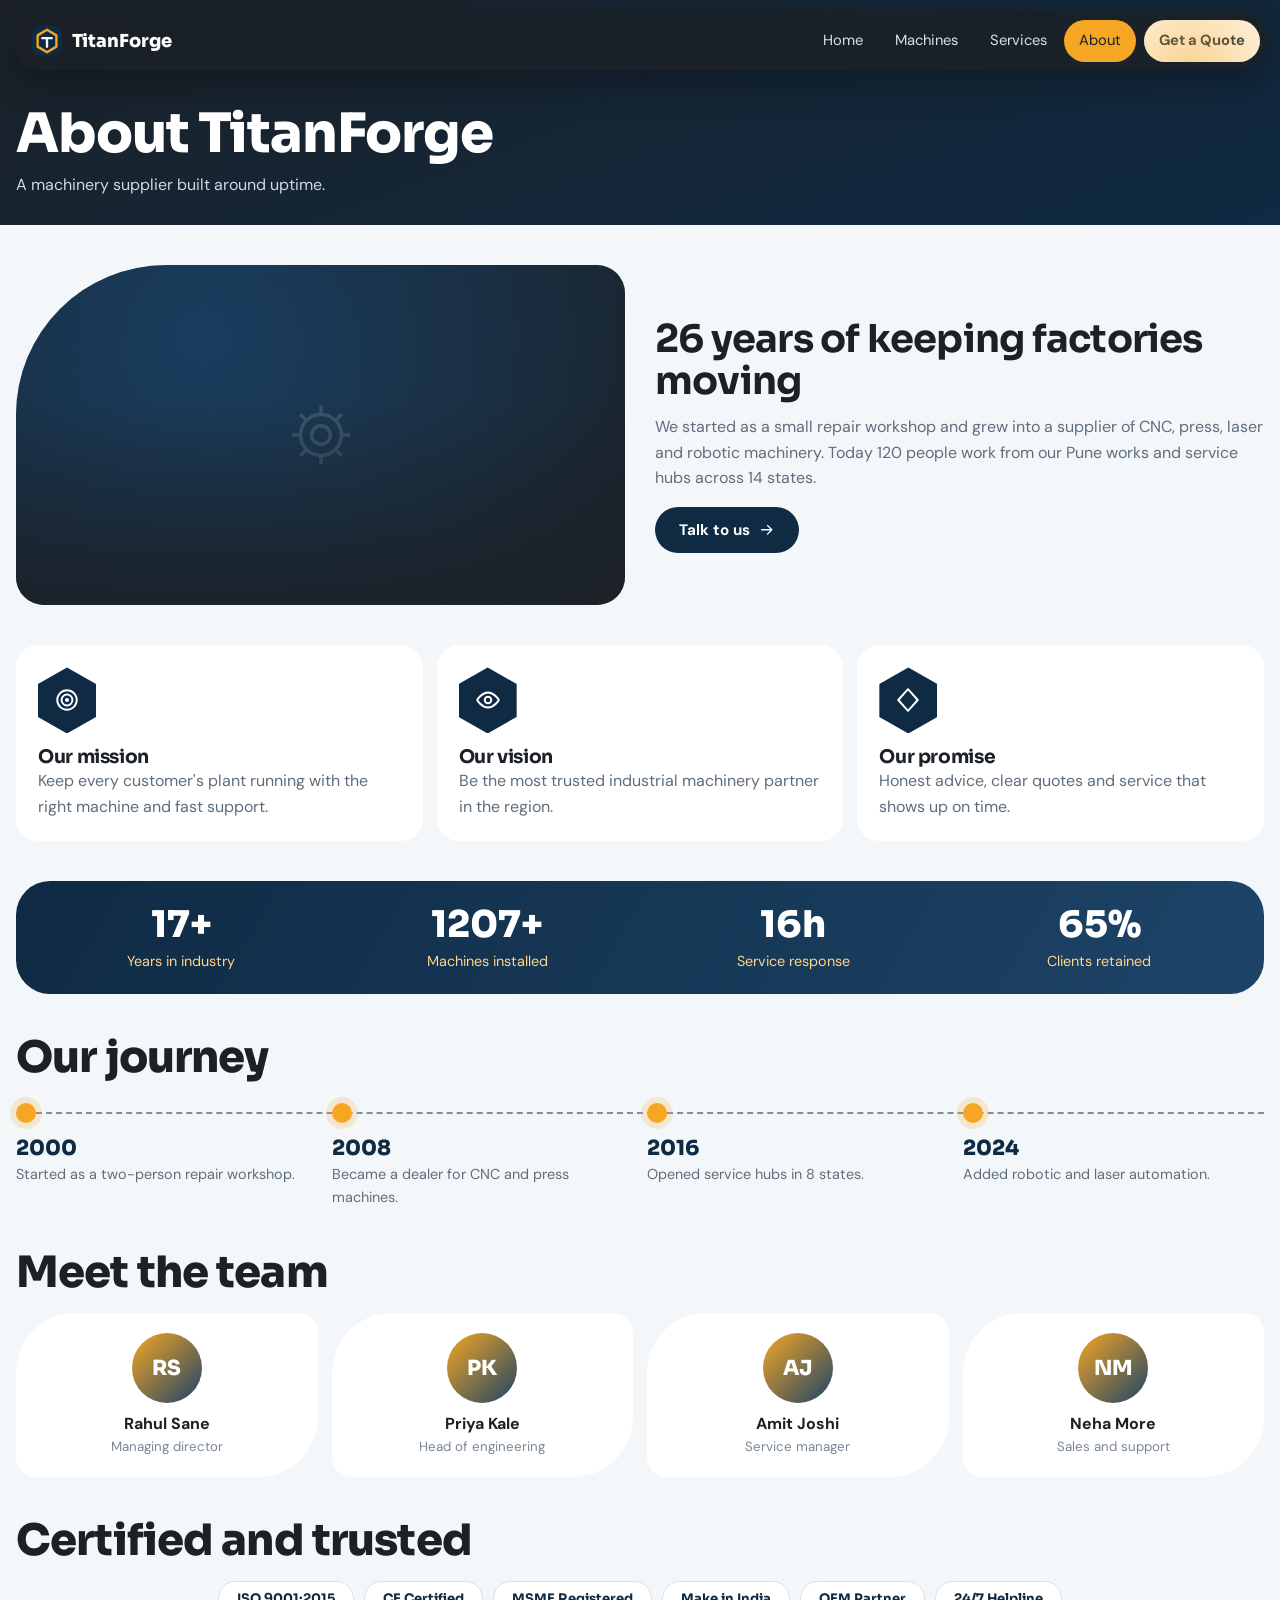
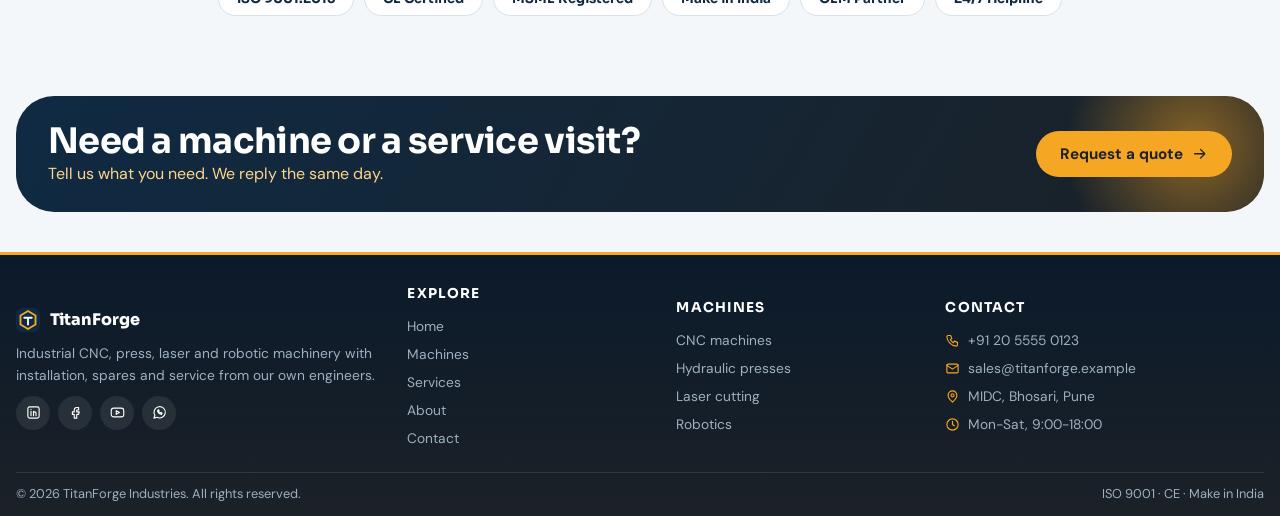
<file: about.html>
<!DOCTYPE html><html lang="en"><head><meta charset="utf-8"><meta name="viewport" content="width=device-width,initial-scale=1,viewport-fit=cover"><title>About | TitanForge Industries</title><meta name="description" content="Industrial CNC, press, laser and robotics machinery with installation and service."><link rel="icon" type="image/svg+xml" href="assets/favicon.svg"><link rel="preconnect" href="https://fonts.googleapis.com"><link href="https://fonts.googleapis.com/css2?family=DM+Sans:wght@400;500;700&family=Sora:wght@600;700;800&display=swap" rel="stylesheet"><link rel="stylesheet" href="assets/style.css"></head><body><header class="top"><div class="nav"><a class="logo" href="index.html"><img src="assets/favicon.svg" alt="">TitanForge</a><button class="tg" aria-label="Open menu" aria-expanded="false"><svg class="i" viewBox="0 0 24 24" aria-hidden="true"><path d="M4 7h16M4 12h16M4 17h16"/></svg></button><nav class="links"><a href="index.html">Home</a><a href="machines.html">Machines</a><a href="services.html">Services</a><a href="about.html">About</a><a class="cta" href="contact.html">Get a Quote</a></nav></div></header><section class="ph-head"><div class="w"><h1>About TitanForge</h1><p>A machinery supplier built around uptime.</p></div></section><section class="sec"><div class="w split"><div class="pic rv"><div class="ph "><img src="https://images.unsplash.com/photo-1581092334651-ddf26d9a09d0?auto=format&fit=crop&w=900&q=75" alt="Our facility" loading="lazy" onerror="this.remove()"></div></div><div class="rv"><h2 style="font-size:clamp(1.7rem,3vw,2.5rem)">26 years of keeping factories moving</h2><p class="sub" style="margin:12px 0 16px;max-width:none">We started as a small repair workshop and grew into a supplier of CNC, press, laser and robotic machinery. Today 120 people work from our Pune works and service hubs across 14 states.</p><a class="btn d" href="contact.html">Talk to us <svg class="i" viewBox="0 0 24 24" aria-hidden="true"><path d="M5 12h14M13 6l6 6-6 6"/></svg></a></div></div></section><section class="sec" style="padding-top:0"><div class="w"><div class="g3"><div class="val rv"><div class="hex"><svg class="i" viewBox="0 0 24 24" aria-hidden="true"><circle cx="12" cy="12" r="9"/><circle cx="12" cy="12" r="5"/><circle cx="12" cy="12" r="1"/></svg></div><h3>Our mission</h3><p class="sub">Keep every customer's plant running with the right machine and fast support.</p></div><div class="val rv"><div class="hex"><svg class="i" viewBox="0 0 24 24" aria-hidden="true"><path d="M2 12s4-7 10-7 10 7 10 7-4 7-10 7S2 12 2 12z"/><circle cx="12" cy="12" r="3"/></svg></div><h3>Our vision</h3><p class="sub">Be the most trusted industrial machinery partner in the region.</p></div><div class="val rv"><div class="hex"><svg class="i" viewBox="0 0 24 24" aria-hidden="true"><path d="M12 2l9 10-9 10L3 12z"/></svg></div><h3>Our promise</h3><p class="sub">Honest advice, clear quotes and service that shows up on time.</p></div></div></div></section><section class="sec" style="padding-top:0"><div class="w"><div class="stats rv"><div><b data-n="26" data-s="+">0</b><span>Years in industry</span></div><div><b data-n="1800" data-s="+">0</b><span>Machines installed</span></div><div><b data-n="24" data-s="h">0</b><span>Service response</span></div><div><b data-n="98" data-s="%">0</b><span>Clients retained</span></div></div></div></section><section class="sec" style="padding-top:0"><div class="w"><div class="hd rv"><h2>Our journey</h2><p class="sub"></p></div><div class="tl"><div class="ty rv"><b>2000</b><p>Started as a two-person repair workshop.</p></div><div class="ty rv"><b>2008</b><p>Became a dealer for CNC and press machines.</p></div><div class="ty rv"><b>2016</b><p>Opened service hubs in 8 states.</p></div><div class="ty rv"><b>2024</b><p>Added robotic and laser automation.</p></div></div></div></section><section class="sec" style="padding-top:0"><div class="w"><div class="hd rv"><h2>Meet the team</h2><p class="sub"></p></div><div class="team"><div class="tm rv"><i>RS</i><b>Rahul Sane</b><small>Managing director</small></div><div class="tm rv"><i>PK</i><b>Priya Kale</b><small>Head of engineering</small></div><div class="tm rv"><i>AJ</i><b>Amit Joshi</b><small>Service manager</small></div><div class="tm rv"><i>NM</i><b>Neha More</b><small>Sales and support</small></div></div></div></section><section class="sec" style="padding-top:0"><div class="w"><div class="hd rv"><h2>Certified and trusted</h2><p class="sub"></p></div><div class="certs"><span class="rv">ISO 9001:2015</span><span class="rv">CE Certified</span><span class="rv">MSME Registered</span><span class="rv">Make in India</span><span class="rv">OEM Partner</span><span class="rv">24/7 Helpline</span></div></div></section><section class="sec"><div class="w"><div class="cta rv"><div><h2>Need a machine or a service visit?</h2><p style="color:#ffd58a">Tell us what you need. We reply the same day.</p></div><a class="btn" href="contact.html">Request a quote <svg class="i" viewBox="0 0 24 24" aria-hidden="true"><path d="M5 12h14M13 6l6 6-6 6"/></svg></a></div></div></section><footer class="ft"><div class="w fg"><div><a class="logo" href="index.html"><img src="assets/favicon.svg" alt="">TitanForge</a><p>Industrial CNC, press, laser and robotic machinery with installation, spares and service from our own engineers.</p><div class="soc"><a href="#" aria-label="LinkedIn"><svg class="i" viewBox="0 0 24 24" aria-hidden="true"><rect x="3" y="3" width="18" height="18" rx="3"/><path d="M8 10v7M8 7v.01M12 17v-4a2 2 0 0 1 4 0v4M12 10v7"/></svg></a><a href="#" aria-label="Facebook"><svg class="i" viewBox="0 0 24 24" aria-hidden="true"><path d="M14 8h3V4h-3a4 4 0 0 0-4 4v3H7v4h3v6h4v-6h3l1-4h-4V8z"/></svg></a><a href="#" aria-label="YouTube"><svg class="i" viewBox="0 0 24 24" aria-hidden="true"><rect x="2" y="5" width="20" height="14" rx="4"/><path d="M10 9l5 3-5 3z"/></svg></a><a href="#" aria-label="WhatsApp"><svg class="i" viewBox="0 0 24 24" aria-hidden="true"><path d="M3 21l1.6-4.6A9 9 0 1 1 8 19.6z"/><path d="M9 9c0 3 3 6 6 6l1-2-2-1-1 1c-1-.5-2-1.5-2.5-2.5l1-1-1-2z"/></svg></a></div></div><div><h4>Explore</h4><a href="index.html">Home</a><a href="machines.html">Machines</a><a href="services.html">Services</a><a href="about.html">About</a><a href="contact.html">Contact</a></div><div><h4>Machines</h4><a href="machines.html">CNC machines</a><a href="machines.html">Hydraulic presses</a><a href="machines.html">Laser cutting</a><a href="machines.html">Robotics</a></div><div><h4>Contact</h4><a href="tel:+912055550123"><svg class="i" viewBox="0 0 24 24" aria-hidden="true"><path d="M5 4h4l2 5-2.5 1.5a11 11 0 0 0 5 5L15 13l5 2v4a2 2 0 0 1-2 2A16 16 0 0 1 3 6a2 2 0 0 1 2-2z"/></svg> +91 20 5555 0123</a><a href="mailto:sales@titanforge.example"><svg class="i" viewBox="0 0 24 24" aria-hidden="true"><rect x="3" y="5" width="18" height="14" rx="2"/><path d="M3 7l9 6 9-6"/></svg> sales@titanforge.example</a><a href="contact.html"><svg class="i" viewBox="0 0 24 24" aria-hidden="true"><path d="M12 21s7-6.2 7-11a7 7 0 0 0-14 0c0 4.8 7 11 7 11z"/><circle cx="12" cy="10" r="2.5"/></svg> MIDC, Bhosari, Pune</a><a href="contact.html"><svg class="i" viewBox="0 0 24 24" aria-hidden="true"><circle cx="12" cy="12" r="9"/><path d="M12 7v5l3 2"/></svg> Mon-Sat, 9:00-18:00</a></div></div><div class="w fbt"><span>© 2026 TitanForge Industries. All rights reserved.</span><span>ISO 9001 · CE · Make in India</span></div></footer><script src="assets/script.js"></script></body></html>
</file>
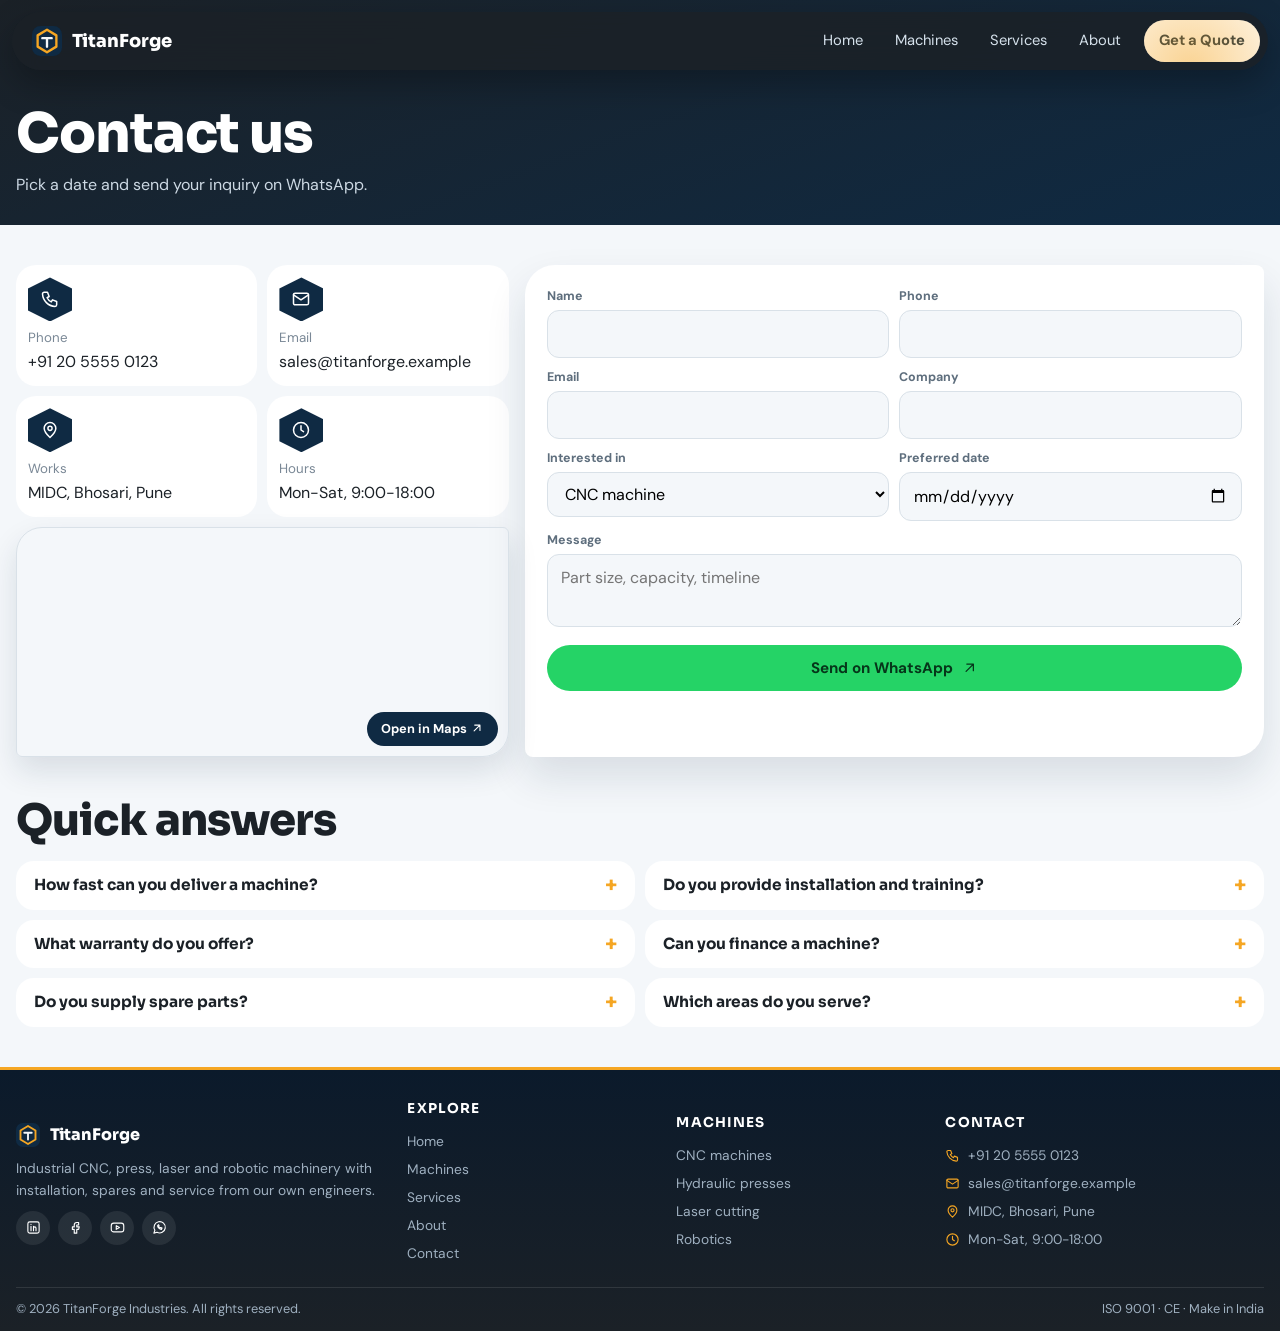
<file: contact.html>
<!DOCTYPE html><html lang="en"><head><meta charset="utf-8"><meta name="viewport" content="width=device-width,initial-scale=1,viewport-fit=cover"><title>Contact | TitanForge Industries</title><meta name="description" content="Industrial CNC, press, laser and robotics machinery with installation and service."><link rel="icon" type="image/svg+xml" href="assets/favicon.svg"><link rel="preconnect" href="https://fonts.googleapis.com"><link href="https://fonts.googleapis.com/css2?family=DM+Sans:wght@400;500;700&family=Sora:wght@600;700;800&display=swap" rel="stylesheet"><link rel="stylesheet" href="assets/style.css"></head><body><header class="top"><div class="nav"><a class="logo" href="index.html"><img src="assets/favicon.svg" alt="">TitanForge</a><button class="tg" aria-label="Open menu" aria-expanded="false"><svg class="i" viewBox="0 0 24 24" aria-hidden="true"><path d="M4 7h16M4 12h16M4 17h16"/></svg></button><nav class="links"><a href="index.html">Home</a><a href="machines.html">Machines</a><a href="services.html">Services</a><a href="about.html">About</a><a class="cta" href="contact.html">Get a Quote</a></nav></div></header><section class="ph-head"><div class="w"><h1>Contact us</h1><p>Pick a date and send your inquiry on WhatsApp.</p></div></section><section class="sec"><div class="w cg"><div class="cl"><div class="cinfo"><div class="ci rv"><div class="hex"><svg class="i" viewBox="0 0 24 24" aria-hidden="true"><path d="M5 4h4l2 5-2.5 1.5a11 11 0 0 0 5 5L15 13l5 2v4a2 2 0 0 1-2 2A16 16 0 0 1 3 6a2 2 0 0 1 2-2z"/></svg></div><div><small>Phone</small>+91 20 5555 0123</div></div><div class="ci rv"><div class="hex"><svg class="i" viewBox="0 0 24 24" aria-hidden="true"><rect x="3" y="5" width="18" height="14" rx="2"/><path d="M3 7l9 6 9-6"/></svg></div><div><small>Email</small>sales@titanforge.example</div></div><div class="ci rv"><div class="hex"><svg class="i" viewBox="0 0 24 24" aria-hidden="true"><path d="M12 21s7-6.2 7-11a7 7 0 0 0-14 0c0 4.8 7 11 7 11z"/><circle cx="12" cy="10" r="2.5"/></svg></div><div><small>Works</small>MIDC, Bhosari, Pune</div></div><div class="ci rv"><div class="hex"><svg class="i" viewBox="0 0 24 24" aria-hidden="true"><circle cx="12" cy="12" r="9"/><path d="M12 7v5l3 2"/></svg></div><div><small>Hours</small>Mon-Sat, 9:00-18:00</div></div></div><div class="map rv"><iframe title="TitanForge location map" loading="lazy" referrerpolicy="no-referrer-when-downgrade" src="https://www.google.com/maps?q=MIDC+Bhosari+Pune&output=embed"></iframe><a href="https://www.google.com/maps/search/?api=1&query=MIDC+Bhosari+Pune" target="_blank" rel="noopener">Open in Maps <svg class="i" viewBox="0 0 24 24" aria-hidden="true"><path d="M7 17L17 7M8 7h9v9"/></svg></a></div></div><form class="rv"><div><label for="name">Name</label><input id="name" name="name" required autocomplete="name"></div><div><label for="phone">Phone</label><input id="phone" name="phone" type="tel" required autocomplete="tel"></div><div><label for="email">Email</label><input id="email" name="email" type="email" required autocomplete="email"></div><div><label for="company">Company</label><input id="company" name="company" autocomplete="organization"></div><div><label for="machine">Interested in</label><select id="machine" name="machine"><option>CNC machine</option><option>Hydraulic press</option><option>Laser cutting</option><option>Robotic automation</option><option>Service or repair</option></select></div><div><label for="date">Preferred date</label><input id="date" name="date" type="date" required></div><div class="full"><label for="msg">Message</label><textarea id="msg" name="msg" placeholder="Part size, capacity, timeline"></textarea></div><div class="full"><button class="btn wa" type="submit">Send on WhatsApp <svg class="i" viewBox="0 0 24 24" aria-hidden="true"><path d="M7 17L17 7M8 7h9v9"/></svg></button></div><div class="ok" role="status"></div></form></div></section><section class="sec" style="padding-top:0"><div class="w"><div class="hd rv"><h2>Quick answers</h2><p class="sub"></p></div><div class="faq"><details class="rv"><summary>How fast can you deliver a machine?</summary><p>Stock machines ship in 1-2 weeks. Made-to-order machines take 6-10 weeks.</p></details><details class="rv"><summary>Do you provide installation and training?</summary><p>Yes. Our engineers install, commission and train your operators on site.</p></details><details class="rv"><summary>What warranty do you offer?</summary><p>12 months on all machines, with optional extended AMC plans.</p></details><details class="rv"><summary>Can you finance a machine?</summary><p>We work with banks that offer machinery loans and can supply the paperwork.</p></details><details class="rv"><summary>Do you supply spare parts?</summary><p>Genuine spares are kept in stock and dispatched within 48 hours.</p></details><details class="rv"><summary>Which areas do you serve?</summary><p>Service hubs cover 14 states, with engineers on site within 24 hours.</p></details></div></div></section><footer class="ft"><div class="w fg"><div><a class="logo" href="index.html"><img src="assets/favicon.svg" alt="">TitanForge</a><p>Industrial CNC, press, laser and robotic machinery with installation, spares and service from our own engineers.</p><div class="soc"><a href="#" aria-label="LinkedIn"><svg class="i" viewBox="0 0 24 24" aria-hidden="true"><rect x="3" y="3" width="18" height="18" rx="3"/><path d="M8 10v7M8 7v.01M12 17v-4a2 2 0 0 1 4 0v4M12 10v7"/></svg></a><a href="#" aria-label="Facebook"><svg class="i" viewBox="0 0 24 24" aria-hidden="true"><path d="M14 8h3V4h-3a4 4 0 0 0-4 4v3H7v4h3v6h4v-6h3l1-4h-4V8z"/></svg></a><a href="#" aria-label="YouTube"><svg class="i" viewBox="0 0 24 24" aria-hidden="true"><rect x="2" y="5" width="20" height="14" rx="4"/><path d="M10 9l5 3-5 3z"/></svg></a><a href="#" aria-label="WhatsApp"><svg class="i" viewBox="0 0 24 24" aria-hidden="true"><path d="M3 21l1.6-4.6A9 9 0 1 1 8 19.6z"/><path d="M9 9c0 3 3 6 6 6l1-2-2-1-1 1c-1-.5-2-1.5-2.5-2.5l1-1-1-2z"/></svg></a></div></div><div><h4>Explore</h4><a href="index.html">Home</a><a href="machines.html">Machines</a><a href="services.html">Services</a><a href="about.html">About</a><a href="contact.html">Contact</a></div><div><h4>Machines</h4><a href="machines.html">CNC machines</a><a href="machines.html">Hydraulic presses</a><a href="machines.html">Laser cutting</a><a href="machines.html">Robotics</a></div><div><h4>Contact</h4><a href="tel:+912055550123"><svg class="i" viewBox="0 0 24 24" aria-hidden="true"><path d="M5 4h4l2 5-2.5 1.5a11 11 0 0 0 5 5L15 13l5 2v4a2 2 0 0 1-2 2A16 16 0 0 1 3 6a2 2 0 0 1 2-2z"/></svg> +91 20 5555 0123</a><a href="mailto:sales@titanforge.example"><svg class="i" viewBox="0 0 24 24" aria-hidden="true"><rect x="3" y="5" width="18" height="14" rx="2"/><path d="M3 7l9 6 9-6"/></svg> sales@titanforge.example</a><a href="contact.html"><svg class="i" viewBox="0 0 24 24" aria-hidden="true"><path d="M12 21s7-6.2 7-11a7 7 0 0 0-14 0c0 4.8 7 11 7 11z"/><circle cx="12" cy="10" r="2.5"/></svg> MIDC, Bhosari, Pune</a><a href="contact.html"><svg class="i" viewBox="0 0 24 24" aria-hidden="true"><circle cx="12" cy="12" r="9"/><path d="M12 7v5l3 2"/></svg> Mon-Sat, 9:00-18:00</a></div></div><div class="w fbt"><span>© 2026 TitanForge Industries. All rights reserved.</span><span>ISO 9001 · CE · Make in India</span></div></footer><script src="assets/script.js"></script></body></html>
</file>
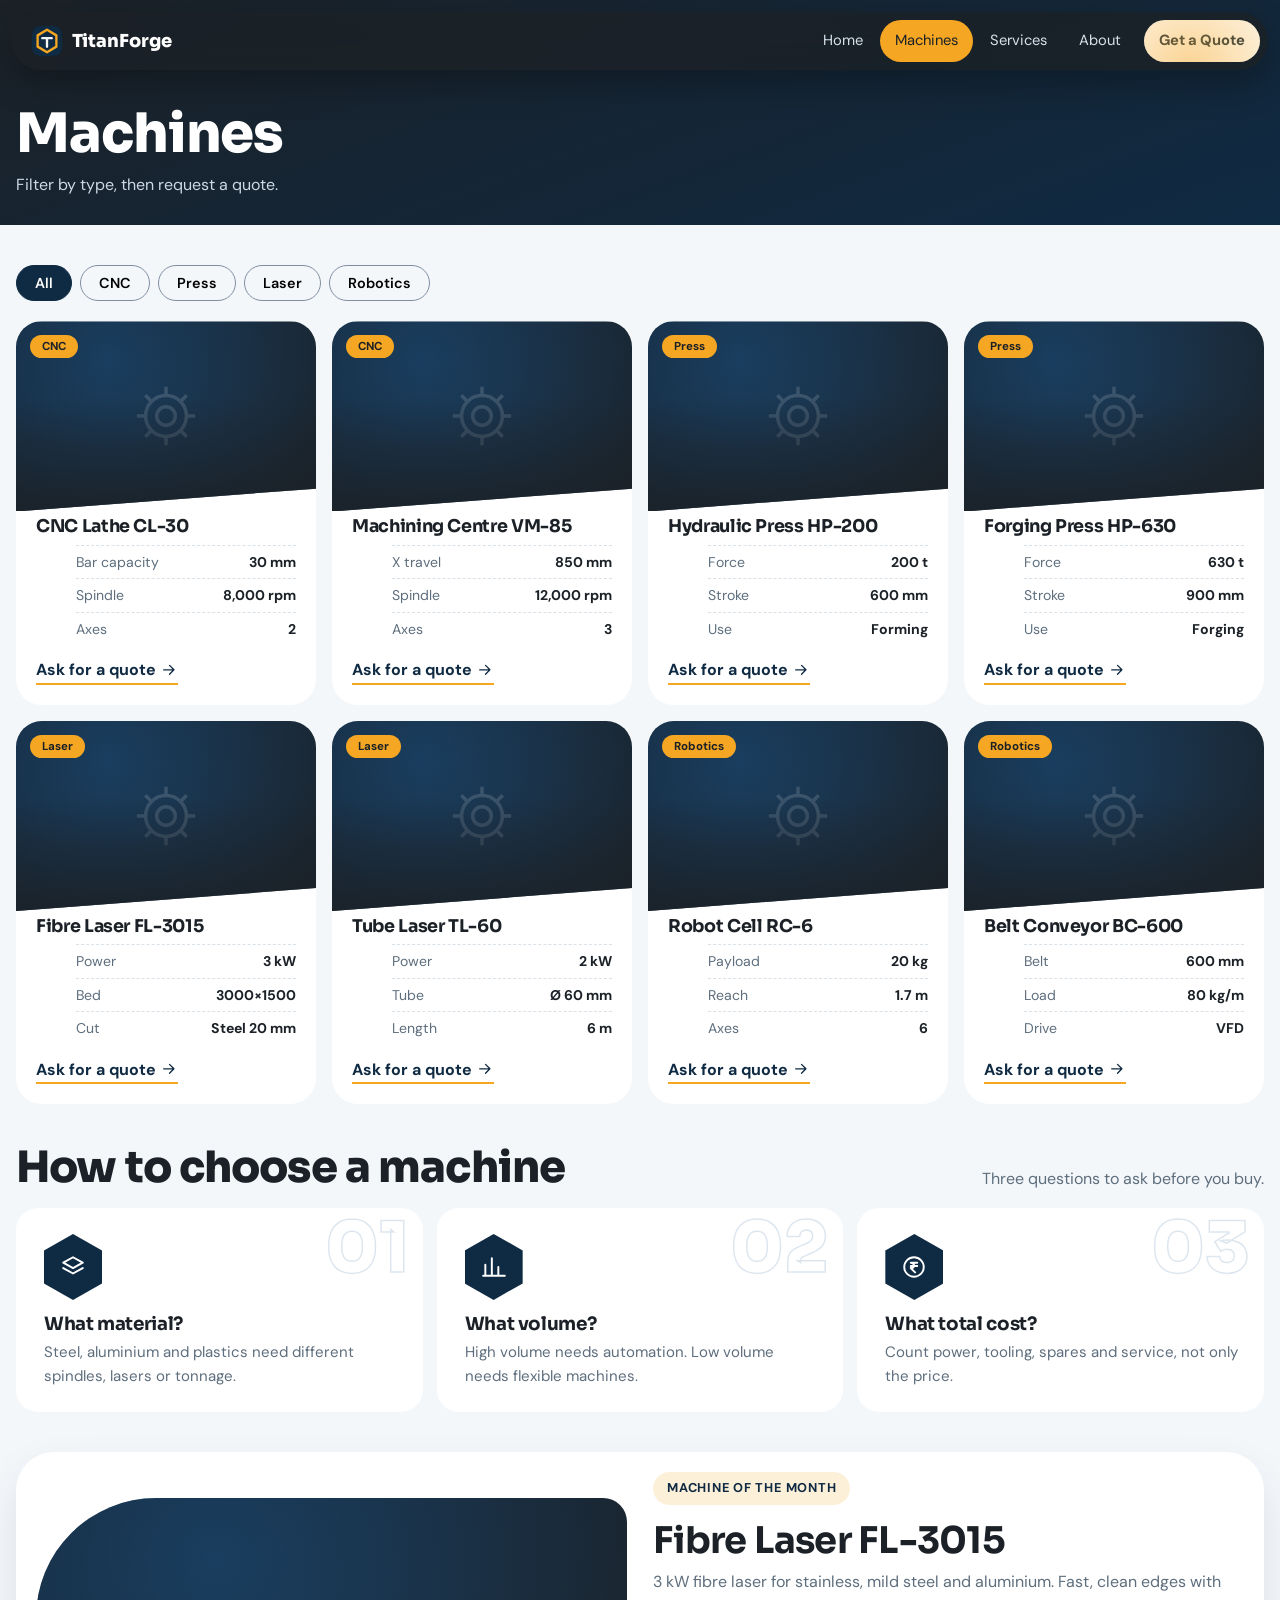
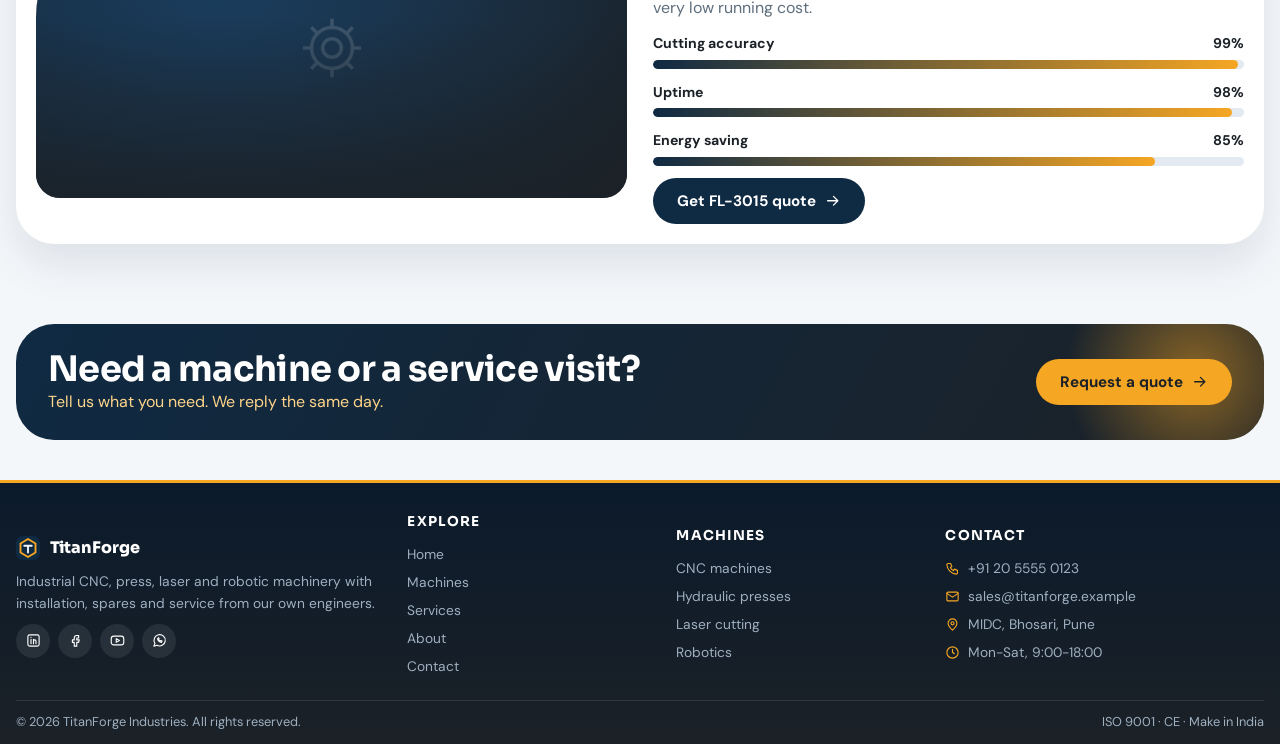
<file: machines.html>
<!DOCTYPE html><html lang="en"><head><meta charset="utf-8"><meta name="viewport" content="width=device-width,initial-scale=1,viewport-fit=cover"><title>Machines | TitanForge Industries</title><meta name="description" content="Industrial CNC, press, laser and robotics machinery with installation and service."><link rel="icon" type="image/svg+xml" href="assets/favicon.svg"><link rel="preconnect" href="https://fonts.googleapis.com"><link href="https://fonts.googleapis.com/css2?family=DM+Sans:wght@400;500;700&family=Sora:wght@600;700;800&display=swap" rel="stylesheet"><link rel="stylesheet" href="assets/style.css"></head><body><header class="top"><div class="nav"><a class="logo" href="index.html"><img src="assets/favicon.svg" alt="">TitanForge</a><button class="tg" aria-label="Open menu" aria-expanded="false"><svg class="i" viewBox="0 0 24 24" aria-hidden="true"><path d="M4 7h16M4 12h16M4 17h16"/></svg></button><nav class="links"><a href="index.html">Home</a><a href="machines.html">Machines</a><a href="services.html">Services</a><a href="about.html">About</a><a class="cta" href="contact.html">Get a Quote</a></nav></div></header><section class="ph-head"><div class="w"><h1>Machines</h1><p>Filter by type, then request a quote.</p></div></section><section class="sec"><div class="w"><div class="chips"><button class="on" data-f="all">All</button><button data-f="CNC">CNC</button><button data-f="Press">Press</button><button data-f="Laser">Laser</button><button data-f="Robotics">Robotics</button></div><div class="pg"><div><div class="pc rv" data-t="CNC"><div class="im"><span class="tag">CNC</span><div class="ph "><img src="https://images.unsplash.com/photo-1581092160562-40aa08e78837?auto=format&fit=crop&w=700&q=75" alt="CNC Lathe CL-30" loading="lazy" onerror="this.remove()"></div></div><div class="bd"><h3>CNC Lathe CL-30</h3><ul><li>Bar capacity<b>30 mm</b></li><li>Spindle<b>8,000 rpm</b></li><li>Axes<b>2</b></li></ul><a href="contact.html">Ask for a quote <svg class="i" viewBox="0 0 24 24" aria-hidden="true"><path d="M5 12h14M13 6l6 6-6 6"/></svg></a></div></div></div><div><div class="pc rv" data-t="CNC"><div class="im"><span class="tag">CNC</span><div class="ph "><img src="https://images.unsplash.com/photo-1581092918056-0c4c3acd3789?auto=format&fit=crop&w=700&q=75" alt="Machining Centre VM-85" loading="lazy" onerror="this.remove()"></div></div><div class="bd"><h3>Machining Centre VM-85</h3><ul><li>X travel<b>850 mm</b></li><li>Spindle<b>12,000 rpm</b></li><li>Axes<b>3</b></li></ul><a href="contact.html">Ask for a quote <svg class="i" viewBox="0 0 24 24" aria-hidden="true"><path d="M5 12h14M13 6l6 6-6 6"/></svg></a></div></div></div><div><div class="pc rv" data-t="Press"><div class="im"><span class="tag">Press</span><div class="ph "><img src="https://images.unsplash.com/photo-1504917595217-d4dc5ebe6122?auto=format&fit=crop&w=700&q=75" alt="Hydraulic Press HP-200" loading="lazy" onerror="this.remove()"></div></div><div class="bd"><h3>Hydraulic Press HP-200</h3><ul><li>Force<b>200 t</b></li><li>Stroke<b>600 mm</b></li><li>Use<b>Forming</b></li></ul><a href="contact.html">Ask for a quote <svg class="i" viewBox="0 0 24 24" aria-hidden="true"><path d="M5 12h14M13 6l6 6-6 6"/></svg></a></div></div></div><div><div class="pc rv" data-t="Press"><div class="im"><span class="tag">Press</span><div class="ph "><img src="https://images.unsplash.com/photo-1565514020179-026b92b84bb6?auto=format&fit=crop&w=700&q=75" alt="Forging Press HP-630" loading="lazy" onerror="this.remove()"></div></div><div class="bd"><h3>Forging Press HP-630</h3><ul><li>Force<b>630 t</b></li><li>Stroke<b>900 mm</b></li><li>Use<b>Forging</b></li></ul><a href="contact.html">Ask for a quote <svg class="i" viewBox="0 0 24 24" aria-hidden="true"><path d="M5 12h14M13 6l6 6-6 6"/></svg></a></div></div></div><div><div class="pc rv" data-t="Laser"><div class="im"><span class="tag">Laser</span><div class="ph "><img src="https://images.unsplash.com/photo-1581092580497-e0d23cbdf1dc?auto=format&fit=crop&w=700&q=75" alt="Fibre Laser FL-3015" loading="lazy" onerror="this.remove()"></div></div><div class="bd"><h3>Fibre Laser FL-3015</h3><ul><li>Power<b>3 kW</b></li><li>Bed<b>3000×1500</b></li><li>Cut<b>Steel 20 mm</b></li></ul><a href="contact.html">Ask for a quote <svg class="i" viewBox="0 0 24 24" aria-hidden="true"><path d="M5 12h14M13 6l6 6-6 6"/></svg></a></div></div></div><div><div class="pc rv" data-t="Laser"><div class="im"><span class="tag">Laser</span><div class="ph "><img src="https://images.unsplash.com/photo-1518770660439-4636190af475?auto=format&fit=crop&w=700&q=75" alt="Tube Laser TL-60" loading="lazy" onerror="this.remove()"></div></div><div class="bd"><h3>Tube Laser TL-60</h3><ul><li>Power<b>2 kW</b></li><li>Tube<b>Ø 60 mm</b></li><li>Length<b>6 m</b></li></ul><a href="contact.html">Ask for a quote <svg class="i" viewBox="0 0 24 24" aria-hidden="true"><path d="M5 12h14M13 6l6 6-6 6"/></svg></a></div></div></div><div><div class="pc rv" data-t="Robotics"><div class="im"><span class="tag">Robotics</span><div class="ph "><img src="https://images.unsplash.com/photo-1530124566582-a618bc2615dc?auto=format&fit=crop&w=700&q=75" alt="Robot Cell RC-6" loading="lazy" onerror="this.remove()"></div></div><div class="bd"><h3>Robot Cell RC-6</h3><ul><li>Payload<b>20 kg</b></li><li>Reach<b>1.7 m</b></li><li>Axes<b>6</b></li></ul><a href="contact.html">Ask for a quote <svg class="i" viewBox="0 0 24 24" aria-hidden="true"><path d="M5 12h14M13 6l6 6-6 6"/></svg></a></div></div></div><div><div class="pc rv" data-t="Robotics"><div class="im"><span class="tag">Robotics</span><div class="ph "><img src="https://images.unsplash.com/photo-1565043589221-1a6fd9ae45c7?auto=format&fit=crop&w=700&q=75" alt="Belt Conveyor BC-600" loading="lazy" onerror="this.remove()"></div></div><div class="bd"><h3>Belt Conveyor BC-600</h3><ul><li>Belt<b>600 mm</b></li><li>Load<b>80 kg/m</b></li><li>Drive<b>VFD</b></li></ul><a href="contact.html">Ask for a quote <svg class="i" viewBox="0 0 24 24" aria-hidden="true"><path d="M5 12h14M13 6l6 6-6 6"/></svg></a></div></div></div></div></div></section><section class="sec" style="padding-top:0"><div class="w"><div class="hd rv"><h2>How to choose a machine</h2><p class="sub">Three questions to ask before you buy.</p></div><div class="g3"><div class="why rv"><b>01</b><div class="hex"><svg class="i" viewBox="0 0 24 24" aria-hidden="true"><path d="M12 3l9 5-9 5-9-5zM3 13l9 5 9-5"/></svg></div><h3>What material?</h3><p>Steel, aluminium and plastics need different spindles, lasers or tonnage.</p></div><div class="why rv"><b>02</b><div class="hex"><svg class="i" viewBox="0 0 24 24" aria-hidden="true"><path d="M4 20V10M10 20V4M16 20v-8M22 20H2"/></svg></div><h3>What volume?</h3><p>High volume needs automation. Low volume needs flexible machines.</p></div><div class="why rv"><b>03</b><div class="hex"><svg class="i" viewBox="0 0 24 24" aria-hidden="true"><circle cx="12" cy="12" r="9"/><path d="M9 8h6M9 11h6M9 8c4 0 4 5 0 5l4 4"/></svg></div><h3>What total cost?</h3><p>Count power, tooling, spares and service, not only the price.</p></div></div></div></section><section class="sec" style="padding-top:0"><div class="w"><div class="spot rv"><div class="pic"><div class="ph "><img src="https://images.unsplash.com/photo-1581092918056-0c4c3acd3789?auto=format&fit=crop&w=900&q=75" alt="Fibre laser" loading="lazy" onerror="this.remove()"></div></div><div><span class="pill" style="background:#fdf0d9;color:var(--p)">Machine of the month</span><h2 style="font-size:clamp(1.6rem,3vw,2.3rem)">Fibre Laser FL-3015</h2><p class="sub" style="margin:8px 0;max-width:none">3 kW fibre laser for stainless, mild steel and aluminium. Fast, clean edges with very low running cost.</p><div class="bars"><div><span>Cutting accuracy<b>99%</b></span><em><i data-w="99%"></i></em></div><div><span>Uptime<b>98%</b></span><em><i data-w="98%"></i></em></div><div><span>Energy saving<b>85%</b></span><em><i data-w="85%"></i></em></div></div><a class="btn d" href="contact.html">Get FL-3015 quote <svg class="i" viewBox="0 0 24 24" aria-hidden="true"><path d="M5 12h14M13 6l6 6-6 6"/></svg></a></div></div></div></section><section class="sec"><div class="w"><div class="cta rv"><div><h2>Need a machine or a service visit?</h2><p style="color:#ffd58a">Tell us what you need. We reply the same day.</p></div><a class="btn" href="contact.html">Request a quote <svg class="i" viewBox="0 0 24 24" aria-hidden="true"><path d="M5 12h14M13 6l6 6-6 6"/></svg></a></div></div></section><footer class="ft"><div class="w fg"><div><a class="logo" href="index.html"><img src="assets/favicon.svg" alt="">TitanForge</a><p>Industrial CNC, press, laser and robotic machinery with installation, spares and service from our own engineers.</p><div class="soc"><a href="#" aria-label="LinkedIn"><svg class="i" viewBox="0 0 24 24" aria-hidden="true"><rect x="3" y="3" width="18" height="18" rx="3"/><path d="M8 10v7M8 7v.01M12 17v-4a2 2 0 0 1 4 0v4M12 10v7"/></svg></a><a href="#" aria-label="Facebook"><svg class="i" viewBox="0 0 24 24" aria-hidden="true"><path d="M14 8h3V4h-3a4 4 0 0 0-4 4v3H7v4h3v6h4v-6h3l1-4h-4V8z"/></svg></a><a href="#" aria-label="YouTube"><svg class="i" viewBox="0 0 24 24" aria-hidden="true"><rect x="2" y="5" width="20" height="14" rx="4"/><path d="M10 9l5 3-5 3z"/></svg></a><a href="#" aria-label="WhatsApp"><svg class="i" viewBox="0 0 24 24" aria-hidden="true"><path d="M3 21l1.6-4.6A9 9 0 1 1 8 19.6z"/><path d="M9 9c0 3 3 6 6 6l1-2-2-1-1 1c-1-.5-2-1.5-2.5-2.5l1-1-1-2z"/></svg></a></div></div><div><h4>Explore</h4><a href="index.html">Home</a><a href="machines.html">Machines</a><a href="services.html">Services</a><a href="about.html">About</a><a href="contact.html">Contact</a></div><div><h4>Machines</h4><a href="machines.html">CNC machines</a><a href="machines.html">Hydraulic presses</a><a href="machines.html">Laser cutting</a><a href="machines.html">Robotics</a></div><div><h4>Contact</h4><a href="tel:+912055550123"><svg class="i" viewBox="0 0 24 24" aria-hidden="true"><path d="M5 4h4l2 5-2.5 1.5a11 11 0 0 0 5 5L15 13l5 2v4a2 2 0 0 1-2 2A16 16 0 0 1 3 6a2 2 0 0 1 2-2z"/></svg> +91 20 5555 0123</a><a href="mailto:sales@titanforge.example"><svg class="i" viewBox="0 0 24 24" aria-hidden="true"><rect x="3" y="5" width="18" height="14" rx="2"/><path d="M3 7l9 6 9-6"/></svg> sales@titanforge.example</a><a href="contact.html"><svg class="i" viewBox="0 0 24 24" aria-hidden="true"><path d="M12 21s7-6.2 7-11a7 7 0 0 0-14 0c0 4.8 7 11 7 11z"/><circle cx="12" cy="10" r="2.5"/></svg> MIDC, Bhosari, Pune</a><a href="contact.html"><svg class="i" viewBox="0 0 24 24" aria-hidden="true"><circle cx="12" cy="12" r="9"/><path d="M12 7v5l3 2"/></svg> Mon-Sat, 9:00-18:00</a></div></div><div class="w fbt"><span>© 2026 TitanForge Industries. All rights reserved.</span><span>ISO 9001 · CE · Make in India</span></div></footer><script src="assets/script.js"></script></body></html>
</file>
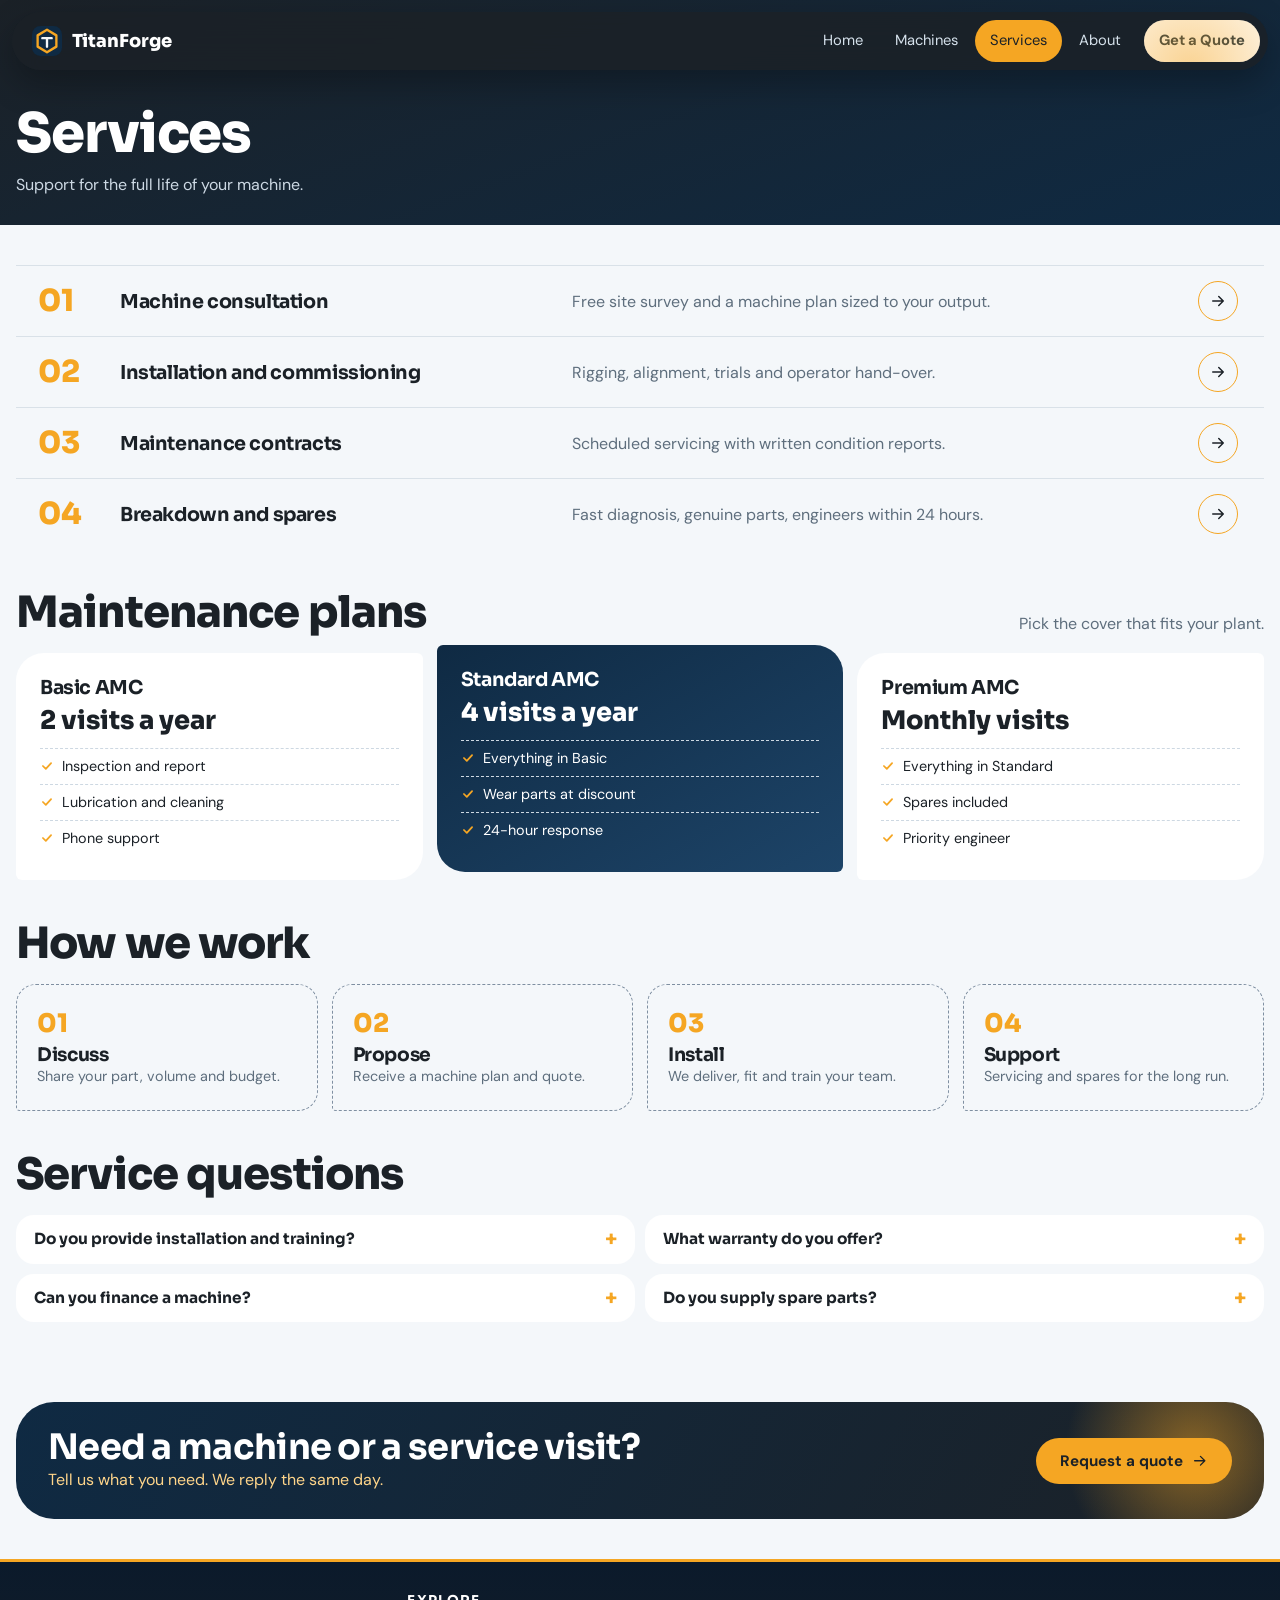
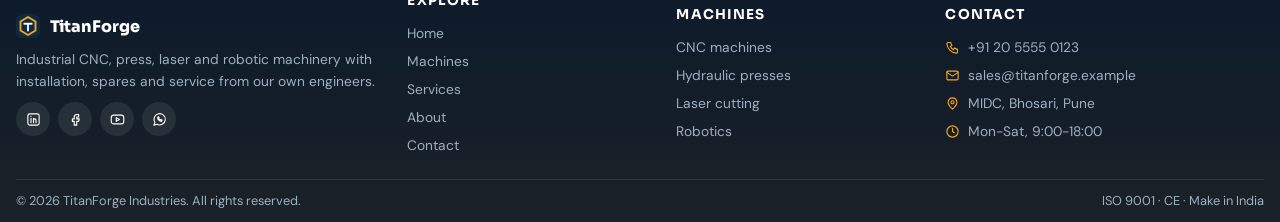
<file: services.html>
<!DOCTYPE html><html lang="en"><head><meta charset="utf-8"><meta name="viewport" content="width=device-width,initial-scale=1,viewport-fit=cover"><title>Services | TitanForge Industries</title><meta name="description" content="Industrial CNC, press, laser and robotics machinery with installation and service."><link rel="icon" type="image/svg+xml" href="assets/favicon.svg"><link rel="preconnect" href="https://fonts.googleapis.com"><link href="https://fonts.googleapis.com/css2?family=DM+Sans:wght@400;500;700&family=Sora:wght@600;700;800&display=swap" rel="stylesheet"><link rel="stylesheet" href="assets/style.css"></head><body><header class="top"><div class="nav"><a class="logo" href="index.html"><img src="assets/favicon.svg" alt="">TitanForge</a><button class="tg" aria-label="Open menu" aria-expanded="false"><svg class="i" viewBox="0 0 24 24" aria-hidden="true"><path d="M4 7h16M4 12h16M4 17h16"/></svg></button><nav class="links"><a href="index.html">Home</a><a href="machines.html">Machines</a><a href="services.html">Services</a><a href="about.html">About</a><a class="cta" href="contact.html">Get a Quote</a></nav></div></header><section class="ph-head"><div class="w"><h1>Services</h1><p>Support for the full life of your machine.</p></div></section><section class="sec"><div class="w"><div><a class="svc rv" href="contact.html"><span class="n">01</span><h3>Machine consultation</h3><p>Free site survey and a machine plan sized to your output.</p><span class="go"><svg class="i" viewBox="0 0 24 24" aria-hidden="true"><path d="M5 12h14M13 6l6 6-6 6"/></svg></span></a><a class="svc rv" href="contact.html"><span class="n">02</span><h3>Installation and commissioning</h3><p>Rigging, alignment, trials and operator hand-over.</p><span class="go"><svg class="i" viewBox="0 0 24 24" aria-hidden="true"><path d="M5 12h14M13 6l6 6-6 6"/></svg></span></a><a class="svc rv" href="contact.html"><span class="n">03</span><h3>Maintenance contracts</h3><p>Scheduled servicing with written condition reports.</p><span class="go"><svg class="i" viewBox="0 0 24 24" aria-hidden="true"><path d="M5 12h14M13 6l6 6-6 6"/></svg></span></a><a class="svc rv" href="contact.html"><span class="n">04</span><h3>Breakdown and spares</h3><p>Fast diagnosis, genuine parts, engineers within 24 hours.</p><span class="go"><svg class="i" viewBox="0 0 24 24" aria-hidden="true"><path d="M5 12h14M13 6l6 6-6 6"/></svg></span></a></div></div></section><section class="sec" style="padding-top:0"><div class="w"><div class="hd rv"><h2>Maintenance plans</h2><p class="sub">Pick the cover that fits your plant.</p></div><div class="plans"><div class="pl rv"><h3>Basic AMC</h3><div class="pr">2 visits a year</div><ul><li>Inspection and report</li><li>Lubrication and cleaning</li><li>Phone support</li></ul></div><div class="pl rv hot"><h3>Standard AMC</h3><div class="pr">4 visits a year</div><ul><li>Everything in Basic</li><li>Wear parts at discount</li><li>24-hour response</li></ul></div><div class="pl rv"><h3>Premium AMC</h3><div class="pr">Monthly visits</div><ul><li>Everything in Standard</li><li>Spares included</li><li>Priority engineer</li></ul></div></div></div></section><section class="sec" style="padding-top:0"><div class="w"><div class="hd rv"><h2>How we work</h2><p class="sub"></p></div><div class="steps"><div class="st rv"><h3>Discuss</h3><p>Share your part, volume and budget.</p></div><div class="st rv"><h3>Propose</h3><p>Receive a machine plan and quote.</p></div><div class="st rv"><h3>Install</h3><p>We deliver, fit and train your team.</p></div><div class="st rv"><h3>Support</h3><p>Servicing and spares for the long run.</p></div></div></div></section><section class="sec" style="padding-top:0"><div class="w"><div class="hd rv"><h2>Service questions</h2><p class="sub"></p></div><div class="faq"><details class="rv"><summary>Do you provide installation and training?</summary><p>Yes. Our engineers install, commission and train your operators on site.</p></details><details class="rv"><summary>What warranty do you offer?</summary><p>12 months on all machines, with optional extended AMC plans.</p></details><details class="rv"><summary>Can you finance a machine?</summary><p>We work with banks that offer machinery loans and can supply the paperwork.</p></details><details class="rv"><summary>Do you supply spare parts?</summary><p>Genuine spares are kept in stock and dispatched within 48 hours.</p></details></div></div></section><section class="sec"><div class="w"><div class="cta rv"><div><h2>Need a machine or a service visit?</h2><p style="color:#ffd58a">Tell us what you need. We reply the same day.</p></div><a class="btn" href="contact.html">Request a quote <svg class="i" viewBox="0 0 24 24" aria-hidden="true"><path d="M5 12h14M13 6l6 6-6 6"/></svg></a></div></div></section><footer class="ft"><div class="w fg"><div><a class="logo" href="index.html"><img src="assets/favicon.svg" alt="">TitanForge</a><p>Industrial CNC, press, laser and robotic machinery with installation, spares and service from our own engineers.</p><div class="soc"><a href="#" aria-label="LinkedIn"><svg class="i" viewBox="0 0 24 24" aria-hidden="true"><rect x="3" y="3" width="18" height="18" rx="3"/><path d="M8 10v7M8 7v.01M12 17v-4a2 2 0 0 1 4 0v4M12 10v7"/></svg></a><a href="#" aria-label="Facebook"><svg class="i" viewBox="0 0 24 24" aria-hidden="true"><path d="M14 8h3V4h-3a4 4 0 0 0-4 4v3H7v4h3v6h4v-6h3l1-4h-4V8z"/></svg></a><a href="#" aria-label="YouTube"><svg class="i" viewBox="0 0 24 24" aria-hidden="true"><rect x="2" y="5" width="20" height="14" rx="4"/><path d="M10 9l5 3-5 3z"/></svg></a><a href="#" aria-label="WhatsApp"><svg class="i" viewBox="0 0 24 24" aria-hidden="true"><path d="M3 21l1.6-4.6A9 9 0 1 1 8 19.6z"/><path d="M9 9c0 3 3 6 6 6l1-2-2-1-1 1c-1-.5-2-1.5-2.5-2.5l1-1-1-2z"/></svg></a></div></div><div><h4>Explore</h4><a href="index.html">Home</a><a href="machines.html">Machines</a><a href="services.html">Services</a><a href="about.html">About</a><a href="contact.html">Contact</a></div><div><h4>Machines</h4><a href="machines.html">CNC machines</a><a href="machines.html">Hydraulic presses</a><a href="machines.html">Laser cutting</a><a href="machines.html">Robotics</a></div><div><h4>Contact</h4><a href="tel:+912055550123"><svg class="i" viewBox="0 0 24 24" aria-hidden="true"><path d="M5 4h4l2 5-2.5 1.5a11 11 0 0 0 5 5L15 13l5 2v4a2 2 0 0 1-2 2A16 16 0 0 1 3 6a2 2 0 0 1 2-2z"/></svg> +91 20 5555 0123</a><a href="mailto:sales@titanforge.example"><svg class="i" viewBox="0 0 24 24" aria-hidden="true"><rect x="3" y="5" width="18" height="14" rx="2"/><path d="M3 7l9 6 9-6"/></svg> sales@titanforge.example</a><a href="contact.html"><svg class="i" viewBox="0 0 24 24" aria-hidden="true"><path d="M12 21s7-6.2 7-11a7 7 0 0 0-14 0c0 4.8 7 11 7 11z"/><circle cx="12" cy="10" r="2.5"/></svg> MIDC, Bhosari, Pune</a><a href="contact.html"><svg class="i" viewBox="0 0 24 24" aria-hidden="true"><circle cx="12" cy="12" r="9"/><path d="M12 7v5l3 2"/></svg> Mon-Sat, 9:00-18:00</a></div></div><div class="w fbt"><span>© 2026 TitanForge Industries. All rights reserved.</span><span>ISO 9001 · CE · Make in India</span></div></footer><script src="assets/script.js"></script></body></html>
</file>
<file: assets/style.css>
@property --c{syntax:'<length>';inherits:false;initial-value:34px}
@property --d{syntax:'<percentage>';inherits:true;initial-value:88%}
:root{--p:#0f2a43;--p2:#1d4468;--ti:#7f8fa1;--pearl:#f4f7fa;--ch:#1b2127;--lav:#f5a623;--line:#d9e1e8}
*{box-sizing:border-box;margin:0}html{scroll-behavior:smooth}
body{font:400 16px/1.6 'DM Sans',system-ui,sans-serif;background:var(--pearl);color:var(--ch);overflow-x:hidden}
h1,h2,h3{font-family:Sora,'DM Sans',sans-serif;line-height:1.1;letter-spacing:-.02em}
a{color:inherit;text-decoration:none}img{max-width:100%;display:block}:focus-visible{outline:3px solid var(--lav);outline-offset:2px}
.w{width:min(1280px,calc(100% - 32px));margin:auto}
.top{position:sticky;top:0;z-index:60;height:0}
.nav{position:relative;top:12px;margin:0 auto;width:min(1280px,calc(100% - 24px));display:flex;align-items:center;justify-content:space-between;padding:8px 8px 8px 20px;border-radius:99px;background:#1b2127db;backdrop-filter:blur(14px);-webkit-backdrop-filter:blur(14px);color:#fff;box-shadow:0 14px 34px #0004}
.logo{font:800 1.12rem Sora;display:flex;gap:10px;align-items:center}.logo img{width:30px;height:30px}
.links{display:flex;gap:2px;align-items:center}.links a{padding:9px 15px;border-radius:99px;font-size:.92rem;color:#d6e2ec;transition:.25s}.links a:hover,.links a.on{background:var(--lav);color:var(--ch)}
.links a.cta{background:#fff;color:var(--p);font-weight:700;margin-left:6px}.links a.cta:hover{background:var(--lav)}
.tg{display:none;width:44px;height:44px;border:0;border-radius:50%;background:var(--lav);color:var(--ch);font-size:1.6rem;cursor:pointer;transition:transform .3s}
.btn{display:inline-flex;gap:8px;align-items:center;padding:13px 24px;border-radius:99px;border:0;font:700 .95rem 'DM Sans';cursor:pointer;background:var(--lav);color:var(--ch);position:relative;overflow:hidden;transition:transform .3s,box-shadow .3s}
.btn:hover{transform:translateY(-3px);box-shadow:0 12px 26px #f5a62366}.btn:after{content:"";position:absolute;inset:0;background:linear-gradient(110deg,transparent 30%,#fff7 50%,transparent 70%);transform:translateX(-130%);transition:transform .6s}.btn:hover:after{transform:translateX(130%)}
.btn.o{background:transparent;color:#fff;border:1.5px solid #ffffff66}.btn.d{background:var(--p);color:#fff}.btn.wa{background:#25D366;color:#06361a;width:100%;justify-content:center}
/* images */
.ph{position:absolute;inset:0;background:radial-gradient(circle at 30% 20%,var(--p2),var(--ch));overflow:hidden}
.ph:before{content:"";position:absolute;inset:0;opacity:.18;background:url("data:image/svg+xml,%3Csvg xmlns='http://www.w3.org/2000/svg' viewBox='0 0 24 24' fill='none' stroke='white' stroke-width='1.2'%3E%3Ccircle cx='12' cy='12' r='3.2'/%3E%3Ccircle cx='12' cy='12' r='7'/%3E%3Cpath d='M12 2v3M12 19v3M2 12h3M19 12h3M4.9 4.9l2.1 2.1M17 17l2.1 2.1M4.9 19.1L7 17M17 7l2.1-2.1'/%3E%3C/svg%3E") center/70px no-repeat}
.ph img{position:absolute;inset:0;width:100%;height:100%;object-fit:cover;transition:transform .8s cubic-bezier(.2,.8,.2,1),opacity 1s}
.ph:after{content:"";position:absolute;inset:0;background:linear-gradient(180deg,transparent 40%,#1b2127d9),linear-gradient(135deg,#0f2a4355,transparent)}
.cyc img{opacity:0}.cyc img.on{opacity:1}
/* hero */
.hero{background:radial-gradient(900px 500px at 85% 10%,#f5a62340,transparent),linear-gradient(160deg,var(--ch),var(--p));color:#fff;padding:118px 0 56px;position:relative;overflow:hidden}
.hero .w{display:grid;grid-template-columns:1.05fr .95fr;gap:34px;align-items:center}
.pill{display:inline-block;padding:6px 14px;border-radius:99px;background:#f5a62333;color:#ffd58a;font-weight:700;font-size:.8rem;letter-spacing:.06em;text-transform:uppercase;margin-bottom:16px}
.hero h1{font-size:clamp(2.4rem,5vw,4.4rem);font-weight:800}.hero h1 em{font-style:normal;background:linear-gradient(90deg,var(--lav),#ffe4b0);-webkit-background-clip:text;background-clip:text;color:transparent}
.hero p{max-width:540px;margin:18px 0 26px;color:#cdd9e4}
.row{display:flex;gap:12px;flex-wrap:wrap}
.hs{display:flex;gap:30px;margin-top:30px;flex-wrap:wrap}.hs b{display:block;font:800 1.7rem Sora;color:#fff}.hs span{font-size:.85rem;color:var(--ti)}
.hero .w>div:first-child>*{animation:rise .8s both}.hero .w>div:first-child>*:nth-child(2){animation-delay:.1s}.hero .w>div:first-child>*:nth-child(3){animation-delay:.2s}.hero .w>div:first-child>*:nth-child(4){animation-delay:.3s}.hero .w>div:first-child>*:nth-child(5){animation-delay:.4s}
@keyframes rise{from{opacity:0;transform:translateY(24px)}}
.mos{display:grid;grid-template-columns:1fr 1fr;grid-template-rows:190px 190px;gap:12px;position:relative}
.tile{position:relative;overflow:hidden;border:1px solid #ffffff2e;transition:border-radius .6s,transform .5s,border-color .4s}
.t1{grid-row:span 2;border-radius:140px 28px 28px 28px}.t2{border-radius:28px 28px 28px 28px}.t3{border-radius:28px 28px 90px 28px}
.t1:hover{border-radius:28px 140px 28px 28px}.t2:hover{border-radius:70px 28px 28px 28px}.t3:hover{border-radius:28px 28px 28px 28px}
.tile:hover{transform:translateY(-6px);border-color:var(--lav)}.tile:hover img{transform:scale(1.12)}
.tile span{position:absolute;left:16px;bottom:14px;z-index:2;font:700 .9rem Sora;transition:transform .4s}.tile:hover span{transform:translateY(-6px)}
.badge{position:absolute;z-index:3;left:50%;top:50%;translate:-50% -50%;background:#fff;color:var(--p);font:800 .8rem Sora;padding:10px 16px;border-radius:99px;box-shadow:0 12px 30px #0006;animation:fl 4s ease-in-out infinite}
@keyframes fl{50%{translate:-50% calc(-50% - 8px)}}
.mq{background:var(--lav);color:var(--ch);overflow:hidden;font:700 .92rem Sora}.mq div{display:flex;gap:36px;width:max-content;padding:10px 0;animation:mq 28s linear infinite}@keyframes mq{to{transform:translateX(-50%)}}
/* sections */
.sec{padding:52px 0}.dark{background:var(--ch);color:#fff}.dark .sub{color:var(--ti)}
.hd{display:flex;justify-content:space-between;align-items:end;gap:20px;margin-bottom:24px;flex-wrap:wrap}.hd h2{font-size:clamp(1.8rem,3.4vw,2.7rem);font-weight:800;max-width:640px}.sub{color:#5e6e7d;max-width:480px}
.rv{opacity:0;transform:translateY(28px);transition:opacity .7s,transform .7s}.rv.in{opacity:1;transform:none}
.bento{display:grid;grid-template-columns:repeat(4,1fr);grid-auto-rows:210px;gap:14px}
.bw{filter:drop-shadow(0 10px 16px #0f2a4333);transition:filter .4s,transform .4s}.bw:hover{filter:drop-shadow(0 18px 28px #f5a62366);transform:translateY(-6px)}
.bw.big{grid-column:span 2;grid-row:span 2}.bw.wide{grid-column:span 2}
.bc{--c:34px;position:relative;display:block;height:100%;overflow:hidden;color:#fff;clip-path:polygon(0 0,calc(100% - var(--c)) 0,100% var(--c),100% 100%,var(--c) 100%,0 calc(100% - var(--c)));transition:--c .5s}
.bw:hover .bc{--c:70px}.bw:hover img{transform:scale(1.1)}
.bc .tx{position:absolute;z-index:2;left:20px;right:20px;bottom:18px}.bc h3{font-size:1.25rem}.bc p{font-size:.88rem;color:#e3edf6;max-height:0;opacity:0;overflow:hidden;transition:max-height .5s,opacity .5s}.bw:hover .bc p{max-height:80px;opacity:1;margin-top:6px}
.bc .ar{position:absolute;z-index:2;top:16px;left:16px;width:38px;height:38px;border-radius:50%;background:var(--lav);color:var(--ch);display:grid;place-items:center;font-weight:800;transition:transform .5s}.bw:hover .ar{transform:rotate(45deg) scale(1.15)}
.svc{display:grid;grid-template-columns:64px 1fr 1.4fr 44px;gap:18px;align-items:center;padding:20px 24px;border-top:1px solid var(--line);position:relative;overflow:hidden;transition:padding .4s}
.svc:before{content:"";position:absolute;inset:0;background:linear-gradient(90deg,var(--p),var(--p2));transform:scaleY(0);transform-origin:bottom;transition:transform .45s}.svc:hover:before{transform:none}
.svc>*{position:relative;transition:color .3s}.svc:hover{color:#fff;padding-left:36px}.svc:hover p{color:#cfe0ee}.svc p{color:#5e6e7d}
.svc .n{font:800 1.9rem Sora;color:var(--lav)}.svc h3{font-size:1.2rem}
.svc .go{width:40px;height:40px;border-radius:50%;border:1.5px solid var(--lav);display:grid;place-items:center;transition:transform .4s,background .3s}.svc:hover .go{background:var(--lav);color:var(--ch);transform:rotate(-45deg)}
.g3{display:grid;grid-template-columns:repeat(auto-fit,minmax(250px,1fr));gap:14px}
.why{position:relative;background:#fff;border-radius:22px;padding:26px 24px 24px 28px;overflow:hidden;transition:transform .4s,box-shadow .4s}
.why:before{content:"";position:absolute;left:0;top:0;width:5px;height:0;background:var(--lav);transition:height .5s}.why:hover:before{height:100%}.why:hover{transform:translateY(-8px);box-shadow:0 22px 40px #0f2a432e}
.why b{position:absolute;right:14px;top:-4px;font:800 4.4rem Sora;color:transparent;-webkit-text-stroke:1.5px #dde6ee}
.hex{width:58px;height:66px;clip-path:polygon(50% 0,100% 25%,100% 75%,50% 100%,0 75%,0 25%);background:var(--p);color:#fff;display:grid;place-items:center;font-size:1.4rem;margin-bottom:14px;transition:transform .6s,background .3s}.why:hover .hex,.val:hover .hex{transform:rotate(360deg);background:var(--lav);color:var(--ch)}
.why h3{font-size:1.15rem;margin-bottom:6px}.why p{color:#5e6e7d;font-size:.94rem}
.stats{background:linear-gradient(120deg,var(--p),var(--p2));color:#fff;border-radius:34px;display:grid;grid-template-columns:repeat(4,1fr);padding:26px 14px;text-align:center}
.stats b{display:block;font:800 2.3rem Sora}.stats span{color:#ffd58a;font-size:.9rem}
.steps{display:grid;grid-template-columns:repeat(4,1fr);gap:14px;counter-reset:s}
.st{position:relative;padding:22px 20px;border:1px dashed var(--ti);border-radius:20px 20px 20px 4px;transition:.4s}.st:hover{background:var(--p);color:#fff;border-style:solid;border-radius:4px 20px 20px 20px;transform:translateY(-6px)}
.st:before{counter-increment:s;content:"0" counter(s);display:block;font:800 1.6rem Sora;color:var(--lav);margin-bottom:6px}.st p{font-size:.9rem;color:#5e6e7d}.st:hover p{color:#cfe0ee}
.cta{position:relative;overflow:hidden;border-radius:38px;background:linear-gradient(120deg,var(--p),var(--ch));color:#fff;padding:34px 36px;display:flex;justify-content:space-between;align-items:center;gap:20px;flex-wrap:wrap}
.cta:before{content:"";position:absolute;right:-60px;top:-80px;width:260px;height:260px;border-radius:50%;background:radial-gradient(var(--lav),transparent 70%);opacity:.5;animation:fl2 7s ease-in-out infinite}@keyframes fl2{50%{transform:translate(-30px,20px)}}
.cta>*{position:relative}.cta h2{font-size:clamp(1.5rem,3vw,2.2rem)}
/* products */
.chips{display:flex;gap:8px;flex-wrap:wrap;margin-bottom:20px}.chips button{border:1.5px solid var(--ti);background:transparent;padding:8px 18px;border-radius:99px;font:600 .9rem 'DM Sans';cursor:pointer;transition:.25s}.chips button:hover,.chips button.on{background:var(--p);color:#fff;border-color:var(--p)}
.pg{display:grid;grid-template-columns:repeat(auto-fill,minmax(260px,1fr));gap:16px}
.pc{--d:88%;background:#fff;border-radius:26px;overflow:hidden;transition:--d .5s,transform .45s,box-shadow .45s}
.pc:hover{--d:100%;transform:translateY(-10px);box-shadow:0 26px 46px #0f2a4333}
.pc .im{position:relative;height:190px;clip-path:polygon(0 0,100% 0,100% var(--d),0 100%)}.pc:hover img{transform:scale(1.1)}
.pc .tag{position:absolute;z-index:2;top:14px;left:14px;background:var(--lav);color:var(--ch);font:700 .72rem 'DM Sans';padding:4px 12px;border-radius:99px}
.pc .bd{padding:6px 20px 20px}.pc h3{font-size:1.1rem;margin-bottom:8px}.pc li{list-style:none;display:flex;justify-content:space-between;font-size:.88rem;padding:5px 0;border-top:1px dashed var(--line);color:#5e6e7d}.pc li b{color:var(--ch)}
.pc a{display:inline-block;margin-top:12px;font-weight:700;color:var(--p);border-bottom:2px solid var(--lav);transition:.3s}.pc:hover a{padding-left:8px;color:var(--lav)}
.ph-head{background:linear-gradient(160deg,var(--ch),var(--p));color:#fff;padding:116px 0 40px}.ph-head h1{font-size:clamp(2rem,4.4vw,3.4rem);font-weight:800}.ph-head p{color:#cdd9e4;margin-top:8px;max-width:560px}
.split{display:grid;grid-template-columns:1fr 1fr;gap:30px;align-items:center}.pic{position:relative;min-height:340px;border-radius:150px 28px 28px 28px;overflow:hidden;transition:border-radius .6s}.pic:hover{border-radius:28px 150px 28px 28px}.pic:hover img{transform:scale(1.08)}
.val{background:#fff;border-radius:22px;padding:22px;transition:.4s}.val:hover{transform:translateY(-8px);box-shadow:0 20px 38px #0f2a432e}
/* contact */
.cg{display:grid;grid-template-columns:.8fr 1.2fr;gap:16px;align-items:start}
.ci{display:flex;gap:14px;align-items:center;background:#fff;border-radius:20px;padding:14px 18px;margin-bottom:10px;transition:.35s}.ci:hover{transform:translateX(8px);background:var(--p);color:#fff}.ci .hex{margin:0;width:44px;height:50px;font-size:1.1rem;flex:0 0 44px}.ci small{display:block;color:#7a8896}.ci:hover small{color:#ffd58a}
form{background:#fff;border-radius:30px 8px 30px 8px;padding:22px;display:grid;grid-template-columns:1fr 1fr;gap:10px;box-shadow:0 20px 40px #0f2a431f}.full{grid-column:1/-1}
label{display:block;font-size:.78rem;font-weight:700;color:#5e6e7d;margin-bottom:3px}
input,select,textarea{width:100%;font:inherit;padding:10px 13px;border:1.5px solid var(--line);border-radius:12px;background:var(--pearl);transition:.25s}input:focus,select:focus,textarea:focus{outline:0;border-color:var(--lav);box-shadow:0 0 0 4px #f5a62333}textarea{min-height:70px;resize:vertical}
.ok{display:none;grid-column:1/-1;background:#fdf0d9;color:var(--p);padding:10px 14px;border-radius:12px;font-weight:600}
.ft{background:var(--ch);color:#9fb0c0;padding:14px 0;font-size:.86rem}.ft .w{display:flex;justify-content:space-between;align-items:center;gap:10px 24px;flex-wrap:wrap}.ft nav{display:flex;gap:4px;flex-wrap:wrap}.ft nav a{padding:3px 10px;border-radius:99px;transition:.25s}.ft nav a:hover{background:var(--lav);color:var(--ch)}.ft .logo{font-size:1rem;color:#fff}.ft .logo img{width:24px;height:24px}
@media(max-width:960px){
.tg{display:grid;place-items:center}.tg[aria-expanded=true]{transform:rotate(90deg);background:#fff}
.links{display:none;position:absolute;left:0;right:0;top:calc(100% + 8px);flex-direction:column;align-items:stretch;background:#1b2127f2;backdrop-filter:blur(14px);border-radius:28px;padding:10px;gap:2px}.links.open{display:flex;animation:rise .3s both}.links a{padding:13px 18px}.links a.cta{margin:4px 0 0;text-align:center}
.hero .w,.split,.cg{grid-template-columns:1fr}.mos{grid-template-rows:150px 150px}.bento{grid-template-columns:repeat(2,1fr);grid-auto-rows:180px}.bw.big{grid-row:span 2}
.svc{grid-template-columns:44px 1fr 36px}.svc p{grid-column:2/3;grid-row:2}.svc .go{grid-row:1/3;grid-column:3}
.stats,.steps{grid-template-columns:1fr 1fr;gap:14px}.hero{padding:104px 0 40px}}
@media(max-width:560px){.bento{grid-template-columns:1fr}.bw.big,.bw.wide{grid-column:auto}.bw.big{grid-row:span 1}form{grid-template-columns:1fr}.cta{padding:26px 22px}.steps{grid-template-columns:1fr}.sec{padding:40px 0}}
@media(prefers-reduced-motion:reduce){*{animation:none!important;transition:none!important}.rv{opacity:1;transform:none}}

/* ===== v2: richer, compact ===== */
.sec{padding:40px 0}.hd{margin-bottom:16px}.svc{padding:15px 22px}.stats{padding:20px 12px}.cta{padding:26px 32px}.ph-head{padding:104px 0 28px}
.hero{padding:104px 0 40px;min-height:600px;display:flex;align-items:center}.hero>.w{position:relative;z-index:3;width:min(1280px,calc(100% - 32px))}
.hero:before{content:"";position:absolute;inset:0;z-index:1;background:linear-gradient(100deg,#0b1a2bf2 12%,#0f2a43b3 56%,#1b212766)}
.hbg{position:absolute;inset:0}.hbg .ph:after{background:linear-gradient(180deg,transparent 55%,#0b1a2b)}
.hbg img.on{animation:kb 9s ease-out forwards}@keyframes kb{from{transform:scale(1.14)}to{transform:scale(1)}}
#sp{position:absolute;inset:0;width:100%;height:100%;z-index:2;pointer-events:none}
.mos{grid-template-rows:175px 175px}.tile{backdrop-filter:blur(2px)}
.chipr{display:flex;gap:8px;flex-wrap:wrap;margin-top:14px}.chipr span{padding:6px 12px;border:1px solid #ffffff33;border-radius:99px;font-size:.78rem;color:#d6e2ec;background:#ffffff12;backdrop-filter:blur(6px)}
.ind{display:grid;grid-template-columns:repeat(auto-fit,minmax(170px,1fr));gap:12px}
.it{position:relative;background:#fff;border-radius:26px 6px 26px 6px;padding:18px 16px;text-align:center;overflow:hidden;transition:border-radius .5s,transform .4s,background .4s,color .4s}
.it:hover{border-radius:6px 26px 6px 26px;transform:translateY(-8px) rotate(-1deg);background:linear-gradient(135deg,var(--p),var(--p2));color:#fff}
.it i{display:grid;place-items:center;width:52px;height:52px;margin:0 auto 8px;border-radius:50%;background:#fdf0d9;font-style:normal;font-size:1.5rem;transition:transform .5s,background .3s}.it:hover i{transform:scale(1.2) rotate(360deg);background:var(--lav)}
.it b{font:700 .98rem Sora}.it small{display:block;color:#5e6e7d;font-size:.8rem}.it:hover small{color:#cfe0ee}
.certs{display:flex;gap:10px;flex-wrap:wrap;justify-content:center}.certs span{padding:8px 18px;border-radius:99px;background:#fff;border:1px solid var(--line);font:700 .82rem Sora;color:var(--p);transition:.3s}.certs span:hover{background:var(--p);color:#fff;transform:translateY(-4px)}
.spot{display:grid;grid-template-columns:1fr 1fr;gap:26px;align-items:center;background:#fff;border-radius:38px;padding:20px;box-shadow:0 20px 44px #0f2a431a}.spot .pic{min-height:300px;border-radius:120px 24px 24px 24px}
.bars div{margin:12px 0}.bars span{display:flex;justify-content:space-between;font-weight:700;font-size:.88rem;margin-bottom:5px}.bars em{display:block;height:9px;border-radius:9px;background:#e3eaf1;overflow:hidden}.bars i{display:block;height:100%;width:0;border-radius:9px;background:linear-gradient(90deg,var(--p),var(--lav));transition:width 1.4s cubic-bezier(.2,.8,.2,1)}
.tq{position:relative;background:#fff;border-radius:26px 26px 26px 4px;padding:22px;transition:.4s}.tq:hover{transform:translateY(-8px);border-radius:26px 26px 4px 26px;box-shadow:0 22px 40px #0f2a432e}.tq:before{content:"“";position:absolute;right:16px;top:-8px;font:800 5rem Sora;color:#fde7bd}.tq p{color:#4a5a69;font-size:.94rem}.tq b{display:block;margin-top:12px;font-family:Sora}.tq small{color:#7a8896}
.st2{display:flex;gap:2px;color:#e0b73a;margin-bottom:8px}
.faq{display:grid;grid-template-columns:1fr 1fr;gap:10px}details{background:#fff;border-radius:18px;padding:14px 18px;transition:.3s}details:hover{box-shadow:0 12px 26px #0f2a4322}details[open]{background:var(--p);color:#fff}summary{cursor:pointer;font:700 .96rem Sora;list-style:none;display:flex;justify-content:space-between;gap:10px}summary::-webkit-details-marker{display:none}summary:after{content:"+";color:var(--lav);font-size:1.3rem;line-height:1;transition:transform .3s}details[open] summary:after{transform:rotate(45deg)}details p{margin-top:8px;font-size:.9rem;color:#cfe0ee}
.tl{display:grid;grid-template-columns:repeat(4,1fr);gap:14px;position:relative}.tl:before{content:"";position:absolute;left:0;right:0;top:15px;border-top:2px dashed var(--ti)}.ty{position:relative;padding-top:38px}.ty:before{content:"";position:absolute;top:6px;left:0;width:20px;height:20px;border-radius:50%;background:var(--lav);box-shadow:0 0 0 6px #f5a62333;transition:transform .4s}.ty:hover:before{transform:scale(1.4)}.ty b{font:800 1.3rem Sora;color:var(--p)}.ty p{font-size:.9rem;color:#5e6e7d}
.team{display:grid;grid-template-columns:repeat(auto-fit,minmax(200px,1fr));gap:14px}.tm{background:#fff;border-radius:60px 20px 60px 20px;padding:20px;text-align:center;transition:.5s}.tm:hover{border-radius:20px 60px 20px 60px;transform:translateY(-8px);background:var(--p);color:#fff}.tm i{display:grid;place-items:center;width:70px;height:70px;margin:0 auto 8px;border-radius:50%;background:linear-gradient(135deg,var(--lav),var(--p2));color:#fff;font:800 1.3rem Sora;font-style:normal}.tm small{display:block;color:#7a8896}.tm:hover small{color:#ffd58a}
.plans{display:grid;grid-template-columns:repeat(auto-fit,minmax(240px,1fr));gap:14px}.pl{background:#fff;border-radius:28px 6px 28px 6px;padding:24px;position:relative;transition:.45s}.pl:hover,.pl.hot{background:linear-gradient(150deg,var(--p),var(--p2));color:#fff;transform:translateY(-8px);border-radius:6px 28px 6px 28px}.pl h3{font-size:1.2rem}.pl ul{list-style:none;padding:0;margin:12px 0 0}.pl li{padding:6px 0;border-top:1px dashed #cdd8e2;font-size:.9rem}.pl li:before{content:"";display:inline-block;width:14px;height:14px;margin-right:8px;vertical-align:-2px;background:var(--lav);-webkit-mask:url("data:image/svg+xml,%3Csvg xmlns='http://www.w3.org/2000/svg' viewBox='0 0 24 24' fill='none' stroke='black' stroke-width='3' stroke-linecap='round' stroke-linejoin='round'%3E%3Cpath d='M5 12l5 5 9-10'/%3E%3C/svg%3E") center/contain no-repeat;mask:url("data:image/svg+xml,%3Csvg xmlns='http://www.w3.org/2000/svg' viewBox='0 0 24 24' fill='none' stroke='black' stroke-width='3' stroke-linecap='round' stroke-linejoin='round'%3E%3Cpath d='M5 12l5 5 9-10'/%3E%3C/svg%3E") center/contain no-repeat}.pl .pr{font:800 1.6rem Sora;margin-top:6px}
/* footer */
.ft{background:linear-gradient(180deg,#0b1a2b,var(--ch));color:#9fb0c0;padding:30px 0 0;font-size:.86rem;border-top:3px solid var(--lav)}.ft .w{display:block}
.ft .fg{display:grid;grid-template-columns:1.5fr 1fr 1fr 1.3fr;gap:24px;padding-bottom:20px}.ft h4{font:700 .85rem Sora;color:#fff;margin-bottom:10px;text-transform:uppercase;letter-spacing:.08em}.ft p{margin:10px 0}
.ft .fg a:not(.logo){display:block;padding:3px 0;transition:.25s}.ft .fg a:not(.logo):hover{color:var(--lav);transform:translateX(6px)}
.soc{display:flex!important;gap:8px}.soc a{width:34px;height:34px;display:grid!important;place-items:center;border-radius:50%;background:#ffffff14;color:#fff;padding:0!important;transition:.3s}.soc a:hover{background:var(--lav);color:var(--ch);transform:translateY(-4px)!important}
.fbt{display:flex!important;justify-content:space-between;gap:8px 20px;flex-wrap:wrap;border-top:1px solid #ffffff1a;padding:11px 0;font-size:.8rem}
/* contact one view */
.cg{align-items:stretch}.cl{display:flex;flex-direction:column;gap:10px}.cinfo{display:grid;grid-template-columns:1fr 1fr;gap:10px}.cinfo .ci{margin:0;padding:12px;flex-direction:column;align-items:flex-start;gap:6px}.cinfo .ci:hover{transform:translateY(-6px)}
.map{position:relative;flex:1;min-height:230px;border-radius:26px 6px 26px 6px;overflow:hidden;border:1px solid var(--line);box-shadow:0 14px 30px #0f2a431f}.map iframe{position:absolute;inset:0;width:100%;height:100%;border:0}.map a{position:absolute;z-index:2;right:10px;bottom:10px;background:var(--p);color:#fff;padding:7px 14px;border-radius:99px;font-size:.8rem;font-weight:700}
form{align-content:start;margin:0}
@media(max-width:960px){.ft .fg{grid-template-columns:1fr 1fr}.spot,.faq{grid-template-columns:1fr}.tl{grid-template-columns:1fr 1fr}.tl:before{display:none}.hero{min-height:0}.map{min-height:260px}}
@media(max-width:560px){.ft .fg{grid-template-columns:1fr}.tl{grid-template-columns:1fr}.cinfo{grid-template-columns:1fr 1fr}}

.i{width:1.1em;height:1.1em;stroke:currentColor;fill:none;stroke-width:1.8;stroke-linecap:round;stroke-linejoin:round;vertical-align:-.2em;flex:none}
.i.fl{fill:currentColor;stroke:none;width:1em;height:1em}.i.dot{fill:currentColor;stroke:none;width:.8em;height:.8em;margin:0 6px}
.hex .i{width:26px;height:26px}.ci .hex .i{width:20px;height:20px}.it i .i{width:26px;height:26px}.tg .i{width:22px;height:22px}.soc .i{width:17px;height:17px}
.btn .i{width:1.15em;height:1.15em}.ar .i{width:18px;height:18px}.go .i{width:18px;height:18px}.badge .i,.chipr .i{width:1em;height:1em;color:var(--lav)}.badge .i{color:var(--p)}
.ft .fg a .i{width:15px;height:15px;margin-right:4px;color:var(--lav)}.ft .soc a .i{margin:0;color:inherit}
.tg .i{stroke-width:2.2}.svc .go .i{stroke-width:2}
</file>
